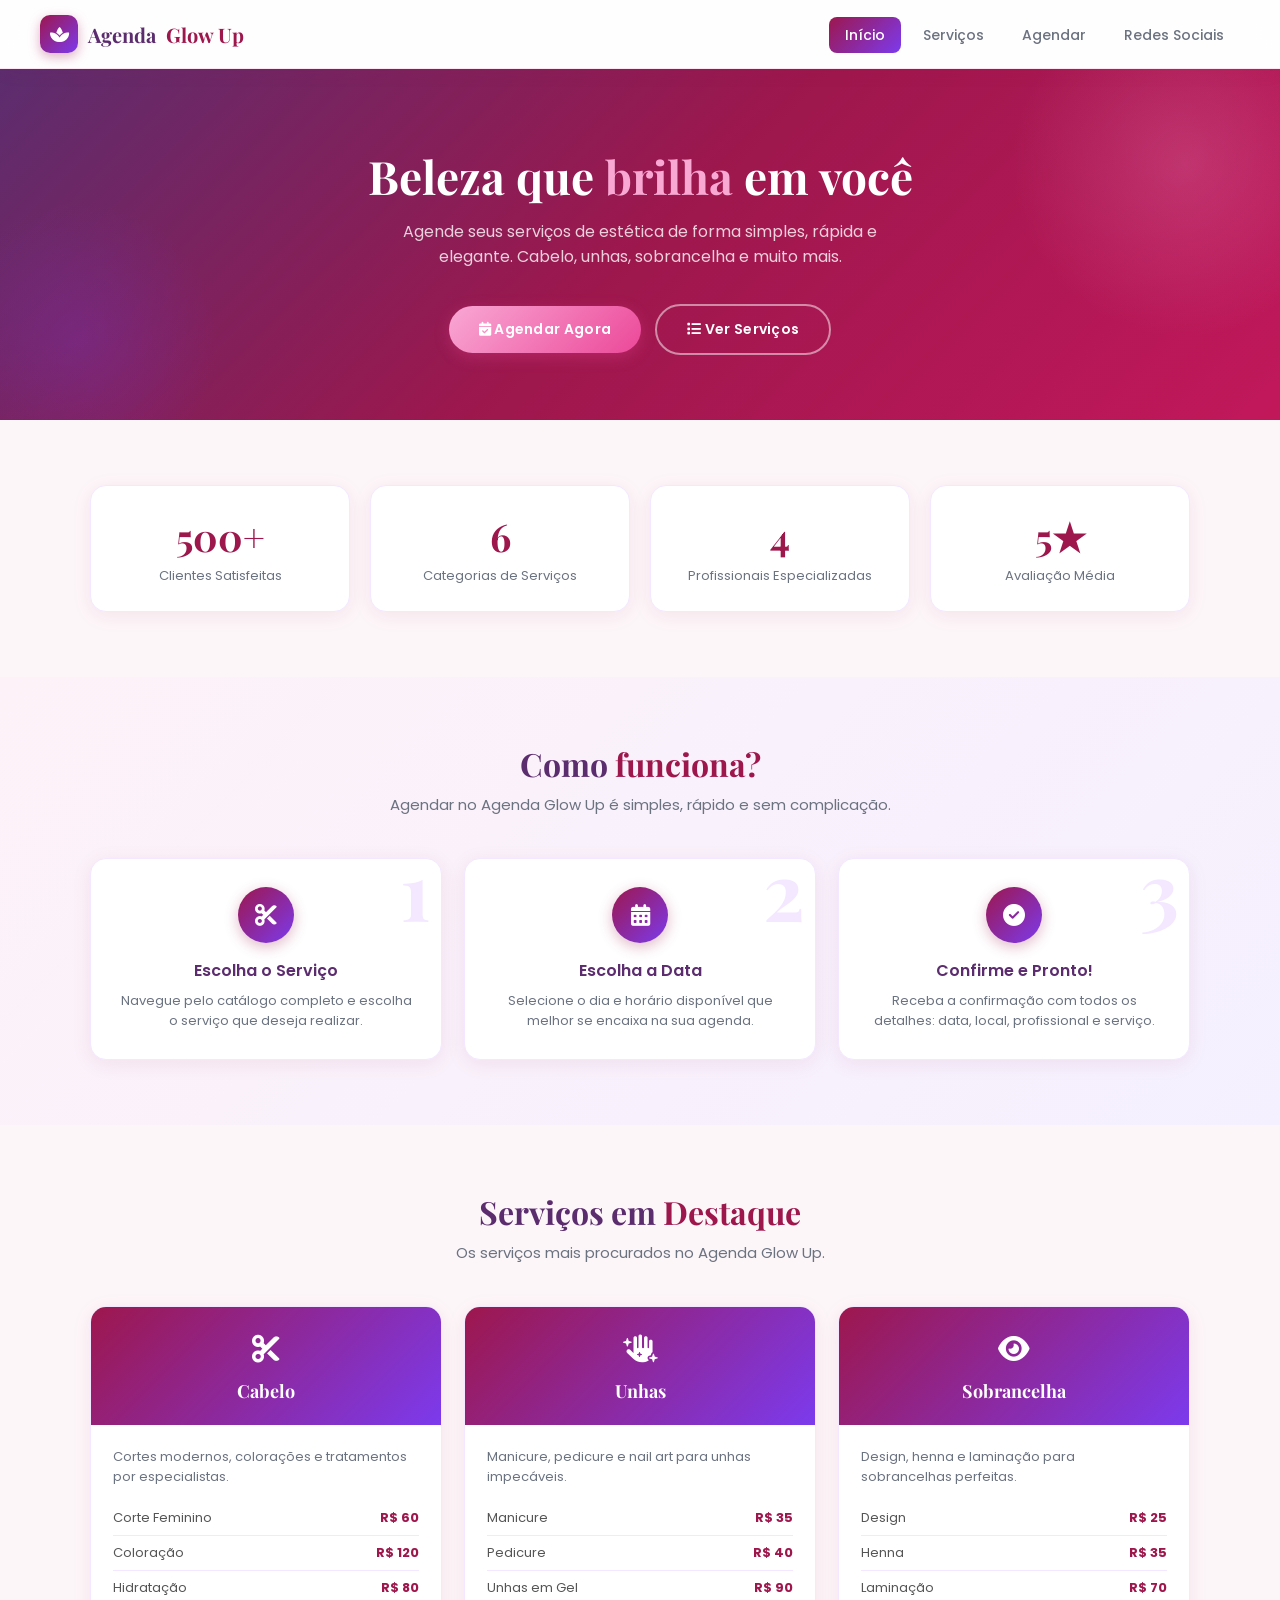
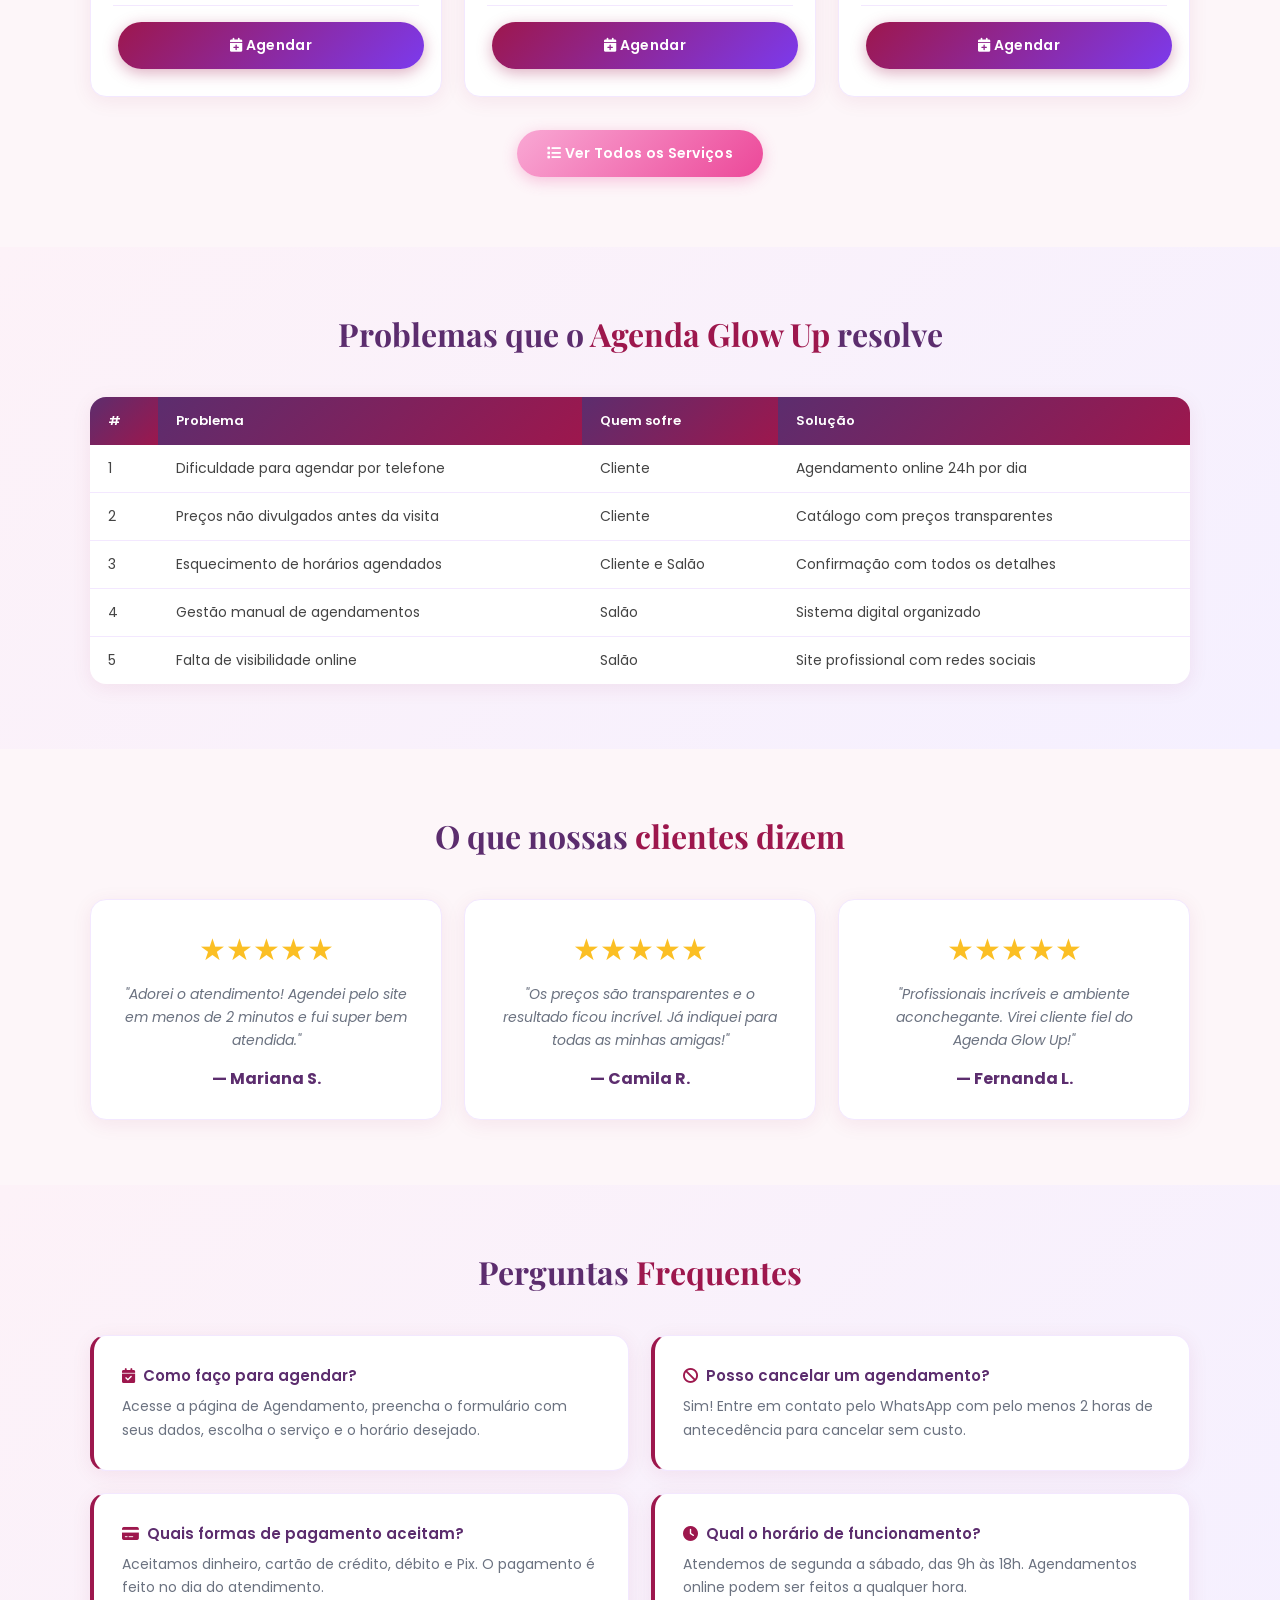
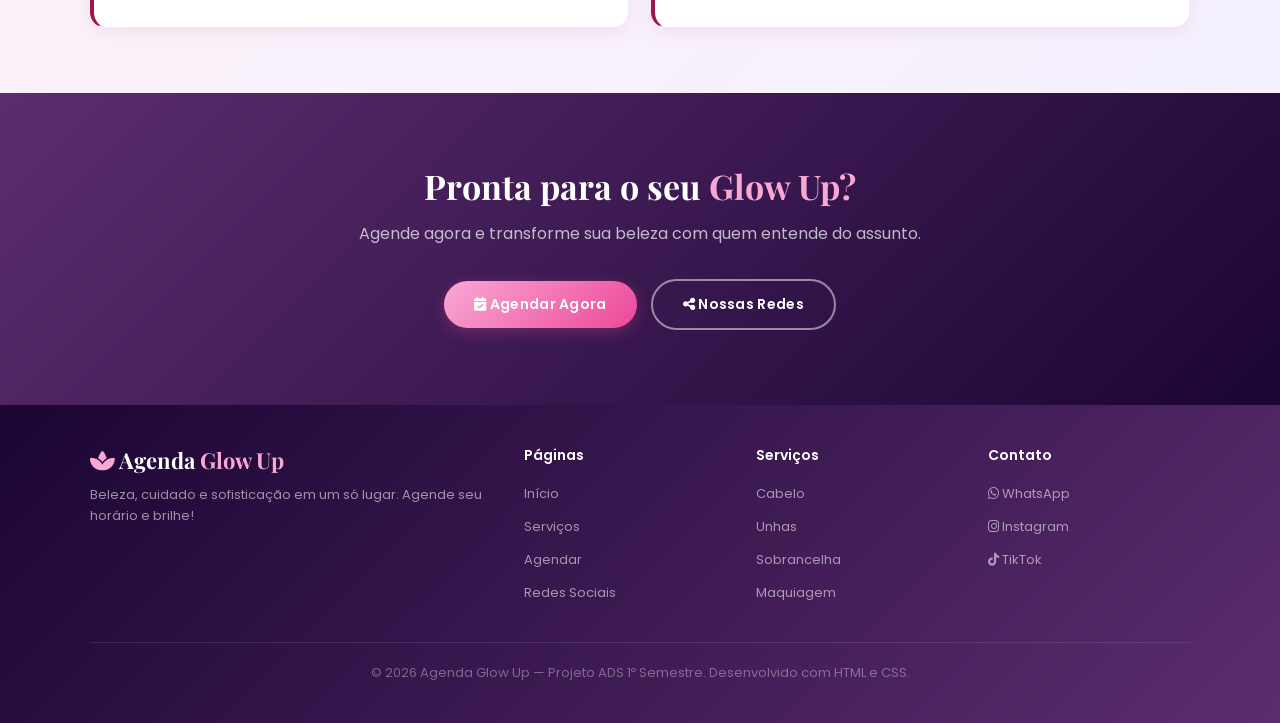
<file: index.html>
<!DOCTYPE html>
<html lang="pt-BR">
<head>
    <meta charset="UTF-8">
    <meta name="viewport" content="width=device-width, initial-scale=1.0">
    <title>Agenda Glow Up — Agendamento de Estética</title>
    <link rel="stylesheet" href="css/style.css">
    <link rel="stylesheet" href="https://cdnjs.cloudflare.com/ajax/libs/font-awesome/6.5.0/css/all.min.css">
</head>
<body>

    <!-- CABEÇALHO -->
    <header>
        <a href="index.html" class="logo">
            <div class="logo-icone"><i class="fa-solid fa-spa"></i></div>
            Agenda <span>Glow Up</span>
        </a>
        <nav>
            <ul>
                <li><a href="index.html" class="ativo">Início</a></li>
                <li><a href="servicos.html">Serviços</a></li>
                <li><a href="agendamento.html">Agendar</a></li>
                <li><a href="redes.html">Redes Sociais</a></li>
            </ul>
        </nav>
    </header>

    <!-- HERO -->
    <div class="hero">
        <h1>Beleza que <span>brilha</span> em você</h1>
        <p>Agende seus serviços de estética de forma simples, rápida e elegante. Cabelo, unhas, sobrancelha e muito mais.</p>
        <div class="hero-botoes">
            <a href="agendamento.html" class="btn btn-rosa"><i class="fa-solid fa-calendar-check"></i> Agendar Agora</a>
            <a href="servicos.html" class="btn btn-secundario"><i class="fa-solid fa-list"></i> Ver Serviços</a>
        </div>
    </div>

    <!-- ESTATÍSTICAS -->
    <section>
        <div class="container">
            <div class="stats-grid">
                <div class="stat-card">
                    <div class="stat-numero">500+</div>
                    <div class="stat-label">Clientes Satisfeitas</div>
                </div>
                <div class="stat-card">
                    <div class="stat-numero">6</div>
                    <div class="stat-label">Categorias de Serviços</div>
                </div>
                <div class="stat-card">
                    <div class="stat-numero">4</div>
                    <div class="stat-label">Profissionais Especializadas</div>
                </div>
                <div class="stat-card">
                    <div class="stat-numero">5★</div>
                    <div class="stat-label">Avaliação Média</div>
                </div>
            </div>
        </div>
    </section>

    <!-- COMO FUNCIONA -->
    <section class="secao-rosa">
        <div class="container">
            <div class="titulo-secao">
                <h2>Como <span>funciona?</span></h2>
                <p>Agendar no Agenda Glow Up é simples, rápido e sem complicação.</p>
            </div>
            <div class="grid-3">
                <div class="passo-card">
                    <div class="passo-numero">1</div>
                    <div class="passo-icone"><i class="fa-solid fa-scissors"></i></div>
                    <h3>Escolha o Serviço</h3>
                    <p>Navegue pelo catálogo completo e escolha o serviço que deseja realizar.</p>
                </div>
                <div class="passo-card">
                    <div class="passo-numero">2</div>
                    <div class="passo-icone"><i class="fa-solid fa-calendar-days"></i></div>
                    <h3>Escolha a Data</h3>
                    <p>Selecione o dia e horário disponível que melhor se encaixa na sua agenda.</p>
                </div>
                <div class="passo-card">
                    <div class="passo-numero">3</div>
                    <div class="passo-icone"><i class="fa-solid fa-circle-check"></i></div>
                    <h3>Confirme e Pronto!</h3>
                    <p>Receba a confirmação com todos os detalhes: data, local, profissional e serviço.</p>
                </div>
            </div>
        </div>
    </section>

    <!-- SERVIÇOS EM DESTAQUE -->
    <section>
        <div class="container">
            <div class="titulo-secao">
                <h2>Serviços em <span>Destaque</span></h2>
                <p>Os serviços mais procurados no Agenda Glow Up.</p>
            </div>
            <div class="grid-3">
                <div class="servico-card">
                    <div class="servico-topo">
                        <div class="servico-icone"><i class="fa-solid fa-scissors"></i></div>
                        <h3>Cabelo</h3>
                    </div>
                    <div class="servico-corpo">
                        <p>Cortes modernos, colorações e tratamentos por especialistas.</p>
                        <ul class="servico-lista">
                            <li><span>Corte Feminino</span><span class="servico-preco">R$ 60</span></li>
                            <li><span>Coloração</span><span class="servico-preco">R$ 120</span></li>
                            <li><span>Hidratação</span><span class="servico-preco">R$ 80</span></li>
                        </ul>
                        <a href="agendamento.html" class="btn btn-primario" style="width:100%; text-align:center; display:block;"><i class="fa-solid fa-calendar-plus"></i> Agendar</a>
                    </div>
                </div>

                <div class="servico-card">
                    <div class="servico-topo">
                        <div class="servico-icone"><i class="fa-solid fa-hand-sparkles"></i></div>
                        <h3>Unhas</h3>
                    </div>
                    <div class="servico-corpo">
                        <p>Manicure, pedicure e nail art para unhas impecáveis.</p>
                        <ul class="servico-lista">
                            <li><span>Manicure</span><span class="servico-preco">R$ 35</span></li>
                            <li><span>Pedicure</span><span class="servico-preco">R$ 40</span></li>
                            <li><span>Unhas em Gel</span><span class="servico-preco">R$ 90</span></li>
                        </ul>
                        <a href="agendamento.html" class="btn btn-primario" style="width:100%; text-align:center; display:block;"><i class="fa-solid fa-calendar-plus"></i> Agendar</a>
                    </div>
                </div>

                <div class="servico-card">
                    <div class="servico-topo">
                        <div class="servico-icone"><i class="fa-solid fa-eye"></i></div>
                        <h3>Sobrancelha</h3>
                    </div>
                    <div class="servico-corpo">
                        <p>Design, henna e laminação para sobrancelhas perfeitas.</p>
                        <ul class="servico-lista">
                            <li><span>Design</span><span class="servico-preco">R$ 25</span></li>
                            <li><span>Henna</span><span class="servico-preco">R$ 35</span></li>
                            <li><span>Laminação</span><span class="servico-preco">R$ 70</span></li>
                        </ul>
                        <a href="agendamento.html" class="btn btn-primario" style="width:100%; text-align:center; display:block;"><i class="fa-solid fa-calendar-plus"></i> Agendar</a>
                    </div>
                </div>
            </div>
            <div style="text-align:center; margin-top:28px;">
                <a href="servicos.html" class="btn btn-rosa"><i class="fa-solid fa-list"></i> Ver Todos os Serviços</a>
            </div>
        </div>
    </section>

    <!-- PROBLEMAS E SOLUÇÕES -->
    <section class="secao-rosa">
        <div class="container">
            <div class="titulo-secao">
                <h2>Problemas que o <span>Agenda Glow Up</span> resolve</h2>
            </div>
            <table class="tabela-comparativa">
                <thead>
                    <tr>
                        <th>#</th>
                        <th>Problema</th>
                        <th>Quem sofre</th>
                        <th>Solução</th>
                    </tr>
                </thead>
                <tbody>
                    <tr><td>1</td><td>Dificuldade para agendar por telefone</td><td>Cliente</td><td>Agendamento online 24h por dia</td></tr>
                    <tr><td>2</td><td>Preços não divulgados antes da visita</td><td>Cliente</td><td>Catálogo com preços transparentes</td></tr>
                    <tr><td>3</td><td>Esquecimento de horários agendados</td><td>Cliente e Salão</td><td>Confirmação com todos os detalhes</td></tr>
                    <tr><td>4</td><td>Gestão manual de agendamentos</td><td>Salão</td><td>Sistema digital organizado</td></tr>
                    <tr><td>5</td><td>Falta de visibilidade online</td><td>Salão</td><td>Site profissional com redes sociais</td></tr>
                </tbody>
            </table>
        </div>
    </section>

    <!-- DEPOIMENTOS -->
    <section>
        <div class="container">
            <div class="titulo-secao">
                <h2>O que nossas <span>clientes dizem</span></h2>
            </div>
            <div class="grid-3">
                <div class="card" style="text-align:center;">
                    <div style="font-size:30px; margin-bottom:10px; color:#fbbf24;">★★★★★</div>
                    <p style="font-style:italic; margin-bottom:14px;">"Adorei o atendimento! Agendei pelo site em menos de 2 minutos e fui super bem atendida."</p>
                    <strong style="color:var(--cor-secundaria);">— Mariana S.</strong>
                </div>
                <div class="card" style="text-align:center;">
                    <div style="font-size:30px; margin-bottom:10px; color:#fbbf24;">★★★★★</div>
                    <p style="font-style:italic; margin-bottom:14px;">"Os preços são transparentes e o resultado ficou incrível. Já indiquei para todas as minhas amigas!"</p>
                    <strong style="color:var(--cor-secundaria);">— Camila R.</strong>
                </div>
                <div class="card" style="text-align:center;">
                    <div style="font-size:30px; margin-bottom:10px; color:#fbbf24;">★★★★★</div>
                    <p style="font-style:italic; margin-bottom:14px;">"Profissionais incríveis e ambiente aconchegante. Virei cliente fiel do Agenda Glow Up!"</p>
                    <strong style="color:var(--cor-secundaria);">— Fernanda L.</strong>
                </div>
            </div>
        </div>
    </section>

    <!-- FAQ -->
    <section class="secao-rosa">
        <div class="container">
            <div class="titulo-secao">
                <h2>Perguntas <span>Frequentes</span></h2>
            </div>
            <div class="grid-2">
                <div class="card faq-card">
                    <h3><i class="fa-solid fa-calendar-check" style="color:var(--cor-primaria); margin-right:8px;"></i>Como faço para agendar?</h3>
                    <p>Acesse a página de Agendamento, preencha o formulário com seus dados, escolha o serviço e o horário desejado.</p>
                </div>
                <div class="card faq-card">
                    <h3><i class="fa-solid fa-ban" style="color:var(--cor-primaria); margin-right:8px;"></i>Posso cancelar um agendamento?</h3>
                    <p>Sim! Entre em contato pelo WhatsApp com pelo menos 2 horas de antecedência para cancelar sem custo.</p>
                </div>
                <div class="card faq-card">
                    <h3><i class="fa-solid fa-credit-card" style="color:var(--cor-primaria); margin-right:8px;"></i>Quais formas de pagamento aceitam?</h3>
                    <p>Aceitamos dinheiro, cartão de crédito, débito e Pix. O pagamento é feito no dia do atendimento.</p>
                </div>
                <div class="card faq-card">
                    <h3><i class="fa-solid fa-clock" style="color:var(--cor-primaria); margin-right:8px;"></i>Qual o horário de funcionamento?</h3>
                    <p>Atendemos de segunda a sábado, das 9h às 18h. Agendamentos online podem ser feitos a qualquer hora.</p>
                </div>
            </div>
        </div>
    </section>

    <!-- CTA FINAL -->
    <div class="cta-final">
        <h2>Pronta para o seu <span>Glow Up?</span></h2>
        <p>Agende agora e transforme sua beleza com quem entende do assunto.</p>
        <a href="agendamento.html" class="btn btn-rosa"><i class="fa-solid fa-calendar-check"></i> Agendar Agora</a>
        <a href="redes.html" class="btn btn-secundario"><i class="fa-solid fa-share-nodes"></i> Nossas Redes</a>
    </div>

    <!-- RODAPÉ -->
    <footer>
        <div class="footer-grid">
            <div>
                <div class="footer-logo"><i class="fa-solid fa-spa" style="color:var(--cor-rosa);"></i> Agenda <span>Glow Up</span></div>
                <p class="footer-desc">Beleza, cuidado e sofisticação em um só lugar. Agende seu horário e brilhe!</p>
            </div>
            <div class="footer-col">
                <h4>Páginas</h4>
                <ul>
                    <li><a href="index.html">Início</a></li>
                    <li><a href="servicos.html">Serviços</a></li>
                    <li><a href="agendamento.html">Agendar</a></li>
                    <li><a href="redes.html">Redes Sociais</a></li>
                </ul>
            </div>
            <div class="footer-col">
                <h4>Serviços</h4>
                <ul>
                    <li><a href="servicos.html">Cabelo</a></li>
                    <li><a href="servicos.html">Unhas</a></li>
                    <li><a href="servicos.html">Sobrancelha</a></li>
                    <li><a href="servicos.html">Maquiagem</a></li>
                </ul>
            </div>
            <div class="footer-col">
                <h4>Contato</h4>
                <ul>
                    <li><a href="redes.html"><i class="fa-brands fa-whatsapp"></i> WhatsApp</a></li>
                    <li><a href="redes.html"><i class="fa-brands fa-instagram"></i> Instagram</a></li>
                    <li><a href="redes.html"><i class="fa-brands fa-tiktok"></i> TikTok</a></li>
                </ul>
            </div>
        </div>
        <p class="footer-copy">© 2026 Agenda Glow Up — Projeto ADS 1º Semestre. Desenvolvido com HTML e CSS.</p>
    </footer>

</body>
</html>
</file>
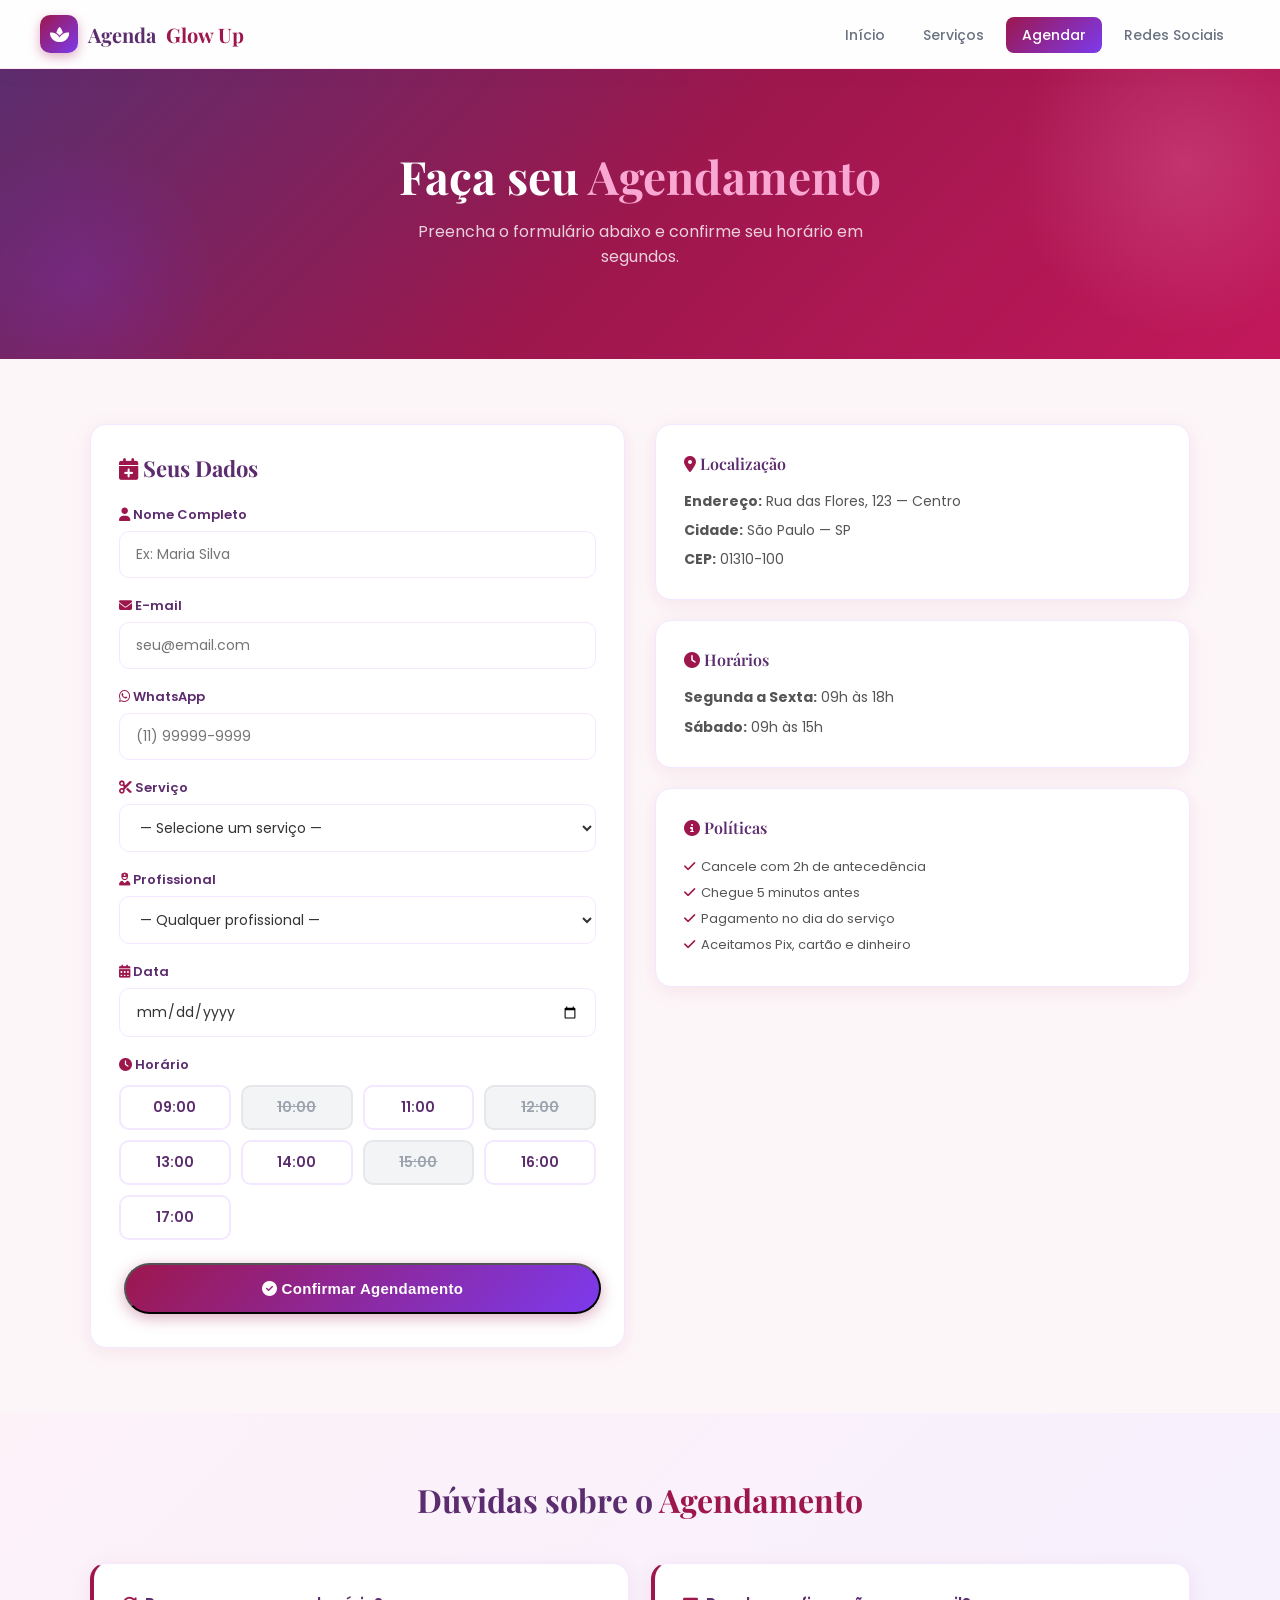
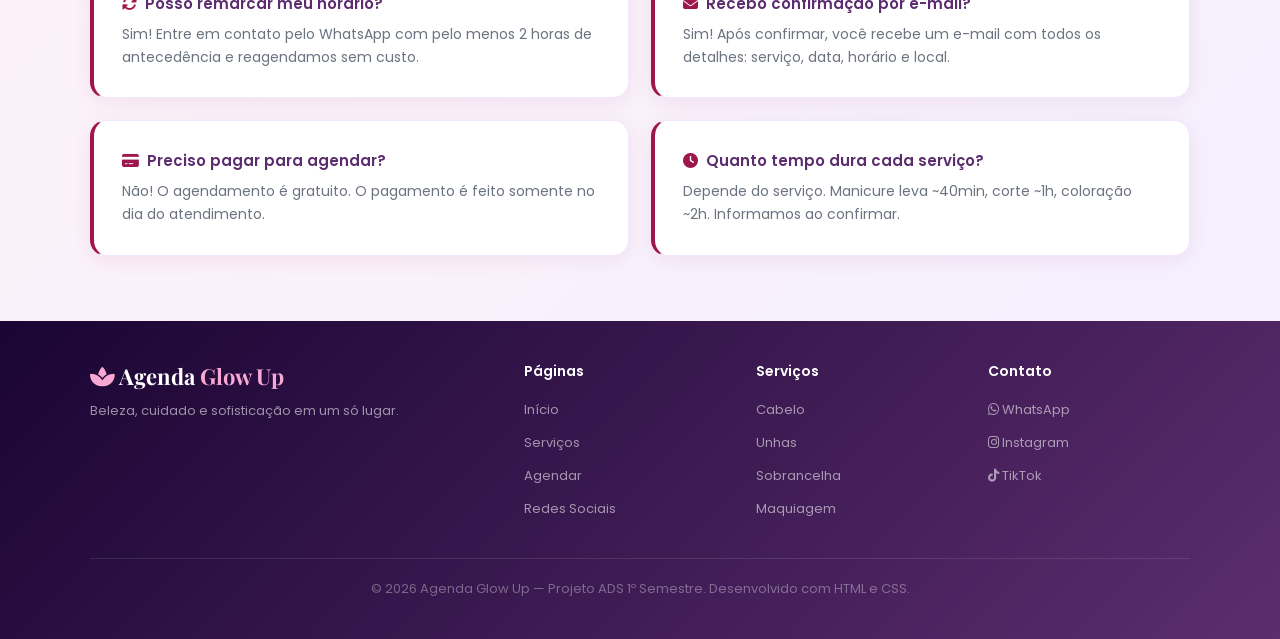
<file: agendamento.html>
<!DOCTYPE html>
<html lang="pt-BR">
<head>
    <meta charset="UTF-8">
    <meta name="viewport" content="width=device-width, initial-scale=1.0">
    <title>Agendamento — Agenda Glow Up</title>
    <link rel="stylesheet" href="css/style.css">
    <link rel="stylesheet" href="https://cdnjs.cloudflare.com/ajax/libs/font-awesome/6.5.0/css/all.min.css">
    <style>
        .horarios-grid {
            display: grid;
            grid-template-columns: repeat(4, 1fr);
            gap: 10px;
            margin-top: 10px;
        }

        .horario-btn {
            padding: 10px;
            border: 2px solid var(--cor-borda);
            border-radius: 10px;
            text-align: center;
            font-size: 14px;
            font-weight: 600;
            cursor: pointer;
            background: #fff;
            color: var(--cor-secundaria);
            transition: all 0.2s;
        }

        .horario-btn:hover {
            border-color: var(--cor-primaria);
            background: #fdf2f8;
        }

        .horario-btn.selecionado {
            background: linear-gradient(135deg, var(--cor-primaria), #7c3aed);
            color: #fff;
            border-color: transparent;
        }

        .horario-btn.ocupado {
            background: #f3f4f6;
            color: #9ca3af;
            cursor: not-allowed;
            text-decoration: line-through;
            border-color: #e5e7eb;
        }

        .confirmacao {
            display: none;
            background: linear-gradient(135deg, #fdf2f8, #f5f0ff);
            border: 2px solid var(--cor-rosa);
            border-radius: 20px;
            padding: 40px;
            text-align: center;
            margin-top: 30px;
        }

        .confirmacao.visivel {
            display: block;
        }

        .confirmacao-icone {
            font-size: 60px;
            color: var(--cor-primaria);
            margin-bottom: 16px;
        }

        .confirmacao h2 {
            font-family: 'Playfair Display', serif;
            color: var(--cor-secundaria);
            font-size: 26px;
            margin-bottom: 10px;
        }

        .confirmacao-detalhes {
            background: #fff;
            border-radius: 14px;
            padding: 24px;
            margin: 20px auto;
            max-width: 480px;
            text-align: left;
            box-shadow: 0 4px 20px rgba(157,23,77,0.08);
        }

        .detalhe-linha {
            display: flex;
            align-items: center;
            gap: 12px;
            padding: 10px 0;
            border-bottom: 1px solid var(--cor-borda);
            font-size: 14px;
        }

        .detalhe-linha:last-child {
            border-bottom: none;
        }

        .detalhe-linha i {
            color: var(--cor-primaria);
            width: 20px;
            text-align: center;
        }

        .detalhe-linha strong {
            color: var(--cor-secundaria);
            min-width: 100px;
        }

        .email-simulado {
            background: #fff;
            border: 1px solid var(--cor-borda);
            border-radius: 14px;
            padding: 24px;
            margin: 20px auto;
            max-width: 480px;
            text-align: left;
            font-size: 13px;
        }

        .email-header {
            border-bottom: 1px solid var(--cor-borda);
            padding-bottom: 12px;
            margin-bottom: 14px;
        }

        .email-header p {
            color: #666;
            margin: 3px 0;
        }

        .email-header strong {
            color: var(--cor-secundaria);
        }

        @media (max-width: 600px) {
            .horarios-grid {
                grid-template-columns: repeat(3, 1fr);
            }
        }
    </style>
</head>
<body>

    <!-- CABEÇALHO -->
    <header>
        <a href="index.html" class="logo">
            <div class="logo-icone"><i class="fa-solid fa-spa"></i></div>
            Agenda <span>Glow Up</span>
        </a>
        <nav>
            <ul>
                <li><a href="index.html">Início</a></li>
                <li><a href="servicos.html">Serviços</a></li>
                <li><a href="agendamento.html" class="ativo">Agendar</a></li>
                <li><a href="redes.html">Redes Sociais</a></li>
            </ul>
        </nav>
    </header>

    <!-- HERO -->
    <div class="hero">
        <h1>Faça seu <span>Agendamento</span></h1>
        <p>Preencha o formulário abaixo e confirme seu horário em segundos.</p>
    </div>

    <!-- FORMULÁRIO -->
    <section>
        <div class="container">
            <div style="display:grid; grid-template-columns:1fr 1fr; gap:30px; align-items:start;">

                <!-- FORMULÁRIO -->
                <div class="card" id="form-area">
                    <h2 style="font-family:'Playfair Display',serif; color:var(--cor-secundaria); margin-bottom:22px; font-size:22px;">
                        <i class="fa-solid fa-calendar-plus" style="color:var(--cor-primaria);"></i> Seus Dados
                    </h2>

                    <div class="form-grupo">
                        <label><i class="fa-solid fa-user" style="color:var(--cor-primaria);"></i> Nome Completo</label>
                        <input type="text" id="nome" placeholder="Ex: Maria Silva">
                    </div>

                    <div class="form-grupo">
                        <label><i class="fa-solid fa-envelope" style="color:var(--cor-primaria);"></i> E-mail</label>
                        <input type="email" id="email" placeholder="seu@email.com">
                    </div>

                    <div class="form-grupo">
                        <label><i class="fa-brands fa-whatsapp" style="color:var(--cor-primaria);"></i> WhatsApp</label>
                        <input type="tel" id="telefone" placeholder="(11) 99999-9999">
                    </div>

                    <div class="form-grupo">
                        <label><i class="fa-solid fa-scissors" style="color:var(--cor-primaria);"></i> Serviço</label>
                        <select id="servico">
                            <option value="">— Selecione um serviço —</option>
                            <optgroup label="Cabelo">
                                <option>Corte Feminino — R$ 60</option>
                                <option>Coloração Completa — R$ 120</option>
                                <option>Hidratação Profunda — R$ 80</option>
                                <option>Escova Progressiva — R$ 50</option>
                            </optgroup>
                            <optgroup label="Unhas">
                                <option>Manicure Completa — R$ 35</option>
                                <option>Pedicure Completa — R$ 40</option>
                                <option>Unhas em Gel — R$ 90</option>
                                <option>Nail Art — R$ 60</option>
                            </optgroup>
                            <optgroup label="Sobrancelha">
                                <option>Design de Sobrancelha — R$ 25</option>
                                <option>Henna — R$ 35</option>
                                <option>Laminação — R$ 70</option>
                            </optgroup>
                            <optgroup label="Maquiagem">
                                <option>Maquiagem Social — R$ 100</option>
                                <option>Maquiagem para Festa — R$ 120</option>
                            </optgroup>
                            <optgroup label="Estética Facial">
                                <option>Limpeza de Pele — R$ 90</option>
                                <option>Hidratação Facial — R$ 80</option>
                            </optgroup>
                        </select>
                    </div>

                    <div class="form-grupo">
                        <label><i class="fa-solid fa-user-nurse" style="color:var(--cor-primaria);"></i> Profissional</label>
                        <select id="profissional">
                            <option value="">— Qualquer profissional —</option>
                            <option>Ana Paula — Cabelo e Coloração</option>
                            <option>Beatriz — Unhas e Nail Art</option>
                            <option>Carla — Sobrancelha e Estética</option>
                            <option>Daniela — Maquiagem e Depilação</option>
                        </select>
                    </div>

                    <div class="form-grupo">
                        <label><i class="fa-solid fa-calendar-days" style="color:var(--cor-primaria);"></i> Data</label>
                        <input type="date" id="data">
                    </div>

                    <div class="form-grupo">
                        <label><i class="fa-solid fa-clock" style="color:var(--cor-primaria);"></i> Horário</label>
                        <div class="horarios-grid">
                            <div class="horario-btn" onclick="selecionarHorario(this, '09:00')">09:00</div>
                            <div class="horario-btn ocupado">10:00</div>
                            <div class="horario-btn" onclick="selecionarHorario(this, '11:00')">11:00</div>
                            <div class="horario-btn ocupado">12:00</div>
                            <div class="horario-btn" onclick="selecionarHorario(this, '13:00')">13:00</div>
                            <div class="horario-btn" onclick="selecionarHorario(this, '14:00')">14:00</div>
                            <div class="horario-btn ocupado">15:00</div>
                            <div class="horario-btn" onclick="selecionarHorario(this, '16:00')">16:00</div>
                            <div class="horario-btn" onclick="selecionarHorario(this, '17:00')">17:00</div>
                        </div>
                        <input type="hidden" id="horario-selecionado">
                    </div>

                    <button onclick="confirmarAgendamento()" class="btn btn-primario" style="width:100%; font-size:15px; padding:15px;">
                        <i class="fa-solid fa-circle-check"></i> Confirmar Agendamento
                    </button>
                </div>

                <!-- INFORMAÇÕES DO SALÃO -->
                <div>
                    <div class="card" style="margin-bottom:20px;">
                        <h3 style="color:var(--cor-secundaria); margin-bottom:16px; font-family:'Playfair Display',serif;">
                            <i class="fa-solid fa-location-dot" style="color:var(--cor-primaria);"></i> Localização
                        </h3>
                        <p style="font-size:14px; color:#555; margin-bottom:6px;"><strong>Endereço:</strong> Rua das Flores, 123 — Centro</p>
                        <p style="font-size:14px; color:#555; margin-bottom:6px;"><strong>Cidade:</strong> São Paulo — SP</p>
                        <p style="font-size:14px; color:#555;"><strong>CEP:</strong> 01310-100</p>
                    </div>

                    <div class="card" style="margin-bottom:20px;">
                        <h3 style="color:var(--cor-secundaria); margin-bottom:16px; font-family:'Playfair Display',serif;">
                            <i class="fa-solid fa-clock" style="color:var(--cor-primaria);"></i> Horários
                        </h3>
                        <p style="font-size:14px; color:#555; margin-bottom:6px;"><strong>Segunda a Sexta:</strong> 09h às 18h</p>
                        <p style="font-size:14px; color:#555;"><strong>Sábado:</strong> 09h às 15h</p>
                    </div>

                    <div class="card">
                        <h3 style="color:var(--cor-secundaria); margin-bottom:16px; font-family:'Playfair Display',serif;">
                            <i class="fa-solid fa-circle-info" style="color:var(--cor-primaria);"></i> Políticas
                        </h3>
                        <ul style="list-style:none; font-size:13px; color:#555; line-height:2;">
                            <li><i class="fa-solid fa-check" style="color:var(--cor-primaria); margin-right:6px;"></i>Cancele com 2h de antecedência</li>
                            <li><i class="fa-solid fa-check" style="color:var(--cor-primaria); margin-right:6px;"></i>Chegue 5 minutos antes</li>
                            <li><i class="fa-solid fa-check" style="color:var(--cor-primaria); margin-right:6px;"></i>Pagamento no dia do serviço</li>
                            <li><i class="fa-solid fa-check" style="color:var(--cor-primaria); margin-right:6px;"></i>Aceitamos Pix, cartão e dinheiro</li>
                        </ul>
                    </div>
                </div>
            </div>

            <!-- CONFIRMAÇÃO -->
            <div class="confirmacao" id="confirmacao">
                <div class="confirmacao-icone"><i class="fa-solid fa-circle-check"></i></div>
                <h2>Agendamento Confirmado! 🎉</h2>
                <p style="color:var(--cor-texto-suave); margin-bottom:20px;">Seu horário foi reservado com sucesso. Veja os detalhes abaixo:</p>

                <div class="confirmacao-detalhes">
                    <div class="detalhe-linha">
                        <i class="fa-solid fa-user"></i>
                        <strong>Cliente:</strong>
                        <span id="conf-nome">—</span>
                    </div>
                    <div class="detalhe-linha">
                        <i class="fa-solid fa-scissors"></i>
                        <strong>Serviço:</strong>
                        <span id="conf-servico">—</span>
                    </div>
                    <div class="detalhe-linha">
                        <i class="fa-solid fa-user-nurse"></i>
                        <strong>Profissional:</strong>
                        <span id="conf-profissional">—</span>
                    </div>
                    <div class="detalhe-linha">
                        <i class="fa-solid fa-calendar-days"></i>
                        <strong>Data:</strong>
                        <span id="conf-data">—</span>
                    </div>
                    <div class="detalhe-linha">
                        <i class="fa-solid fa-clock"></i>
                        <strong>Horário:</strong>
                        <span id="conf-horario">—</span>
                    </div>
                    <div class="detalhe-linha">
                        <i class="fa-solid fa-location-dot"></i>
                        <strong>Local:</strong>
                        <span>Rua das Flores, 123 — Centro, São Paulo</span>
                    </div>
                </div>

                <p style="font-size:13px; color:var(--cor-texto-suave); margin-bottom:16px;">
                    <i class="fa-solid fa-envelope" style="color:var(--cor-primaria);"></i>
                    Um e-mail de confirmação foi enviado para <strong id="conf-email">—</strong>
                </p>

                <div class="email-simulado">
                    <div class="email-header">
                        <p><strong>De:</strong> contato@agendaglowup.com.br</p>
                        <p><strong>Para:</strong> <span id="email-para">—</span></p>
                        <p><strong>Assunto:</strong> ✅ Confirmação de Agendamento — Agenda Glow Up</p>
                    </div>
                    <p>Olá, <strong id="email-nome">—</strong>! 💕</p>
                    <br>
                    <p>Seu agendamento foi confirmado com sucesso!</p>
                    <br>
                    <p>📋 <strong>Serviço:</strong> <span id="email-servico">—</span></p>
                    <p>📅 <strong>Data:</strong> <span id="email-data">—</span></p>
                    <p>⏰ <strong>Horário:</strong> <span id="email-horario">—</span></p>
                    <p>📍 <strong>Local:</strong> Rua das Flores, 123 — Centro, São Paulo</p>
                    <br>
                    <p>Lembre-se de chegar 5 minutos antes. Em caso de imprevisto, cancele com 2h de antecedência pelo WhatsApp.</p>
                    <br>
                    <p>Até lá! ✨<br><strong>Equipe Agenda Glow Up</strong></p>
                </div>

                <a href="index.html" class="btn btn-primario" style="margin-top:20px;">
                    <i class="fa-solid fa-house"></i> Voltar ao Início
                </a>
                <a href="redes.html" class="btn btn-rosa" style="margin-top:20px;">
                    <i class="fa-solid fa-share-nodes"></i> Nossas Redes
                </a>
            </div>
        </div>
    </section>

    <!-- FAQ -->
    <section class="secao-rosa">
        <div class="container">
            <div class="titulo-secao">
                <h2>Dúvidas sobre o <span>Agendamento</span></h2>
            </div>
            <div class="grid-2">
                <div class="card faq-card">
                    <h3><i class="fa-solid fa-rotate" style="color:var(--cor-primaria); margin-right:8px;"></i>Posso remarcar meu horário?</h3>
                    <p>Sim! Entre em contato pelo WhatsApp com pelo menos 2 horas de antecedência e reagendamos sem custo.</p>
                </div>
                <div class="card faq-card">
                    <h3><i class="fa-solid fa-envelope" style="color:var(--cor-primaria); margin-right:8px;"></i>Recebo confirmação por e-mail?</h3>
                    <p>Sim! Após confirmar, você recebe um e-mail com todos os detalhes: serviço, data, horário e local.</p>
                </div>
                <div class="card faq-card">
                    <h3><i class="fa-solid fa-credit-card" style="color:var(--cor-primaria); margin-right:8px;"></i>Preciso pagar para agendar?</h3>
                    <p>Não! O agendamento é gratuito. O pagamento é feito somente no dia do atendimento.</p>
                </div>
                <div class="card faq-card">
                    <h3><i class="fa-solid fa-clock" style="color:var(--cor-primaria); margin-right:8px;"></i>Quanto tempo dura cada serviço?</h3>
                    <p>Depende do serviço. Manicure leva ~40min, corte ~1h, coloração ~2h. Informamos ao confirmar.</p>
                </div>
            </div>
        </div>
    </section>

    <!-- RODAPÉ -->
    <footer>
        <div class="footer-grid">
            <div>
                <div class="footer-logo"><i class="fa-solid fa-spa" style="color:var(--cor-rosa);"></i> Agenda <span>Glow Up</span></div>
                <p class="footer-desc">Beleza, cuidado e sofisticação em um só lugar.</p>
            </div>
            <div class="footer-col">
                <h4>Páginas</h4>
                <ul>
                    <li><a href="index.html">Início</a></li>
                    <li><a href="servicos.html">Serviços</a></li>
                    <li><a href="agendamento.html">Agendar</a></li>
                    <li><a href="redes.html">Redes Sociais</a></li>
                </ul>
            </div>
            <div class="footer-col">
                <h4>Serviços</h4>
                <ul>
                    <li><a href="servicos.html">Cabelo</a></li>
                    <li><a href="servicos.html">Unhas</a></li>
                    <li><a href="servicos.html">Sobrancelha</a></li>
                    <li><a href="servicos.html">Maquiagem</a></li>
                </ul>
            </div>
            <div class="footer-col">
                <h4>Contato</h4>
                <ul>
                    <li><a href="redes.html"><i class="fa-brands fa-whatsapp"></i> WhatsApp</a></li>
                    <li><a href="redes.html"><i class="fa-brands fa-instagram"></i> Instagram</a></li>
                    <li><a href="redes.html"><i class="fa-brands fa-tiktok"></i> TikTok</a></li>
                </ul>
            </div>
        </div>
        <p class="footer-copy">© 2026 Agenda Glow Up — Projeto ADS 1º Semestre. Desenvolvido com HTML e CSS.</p>
    </footer>

    <script>
        var horarioEscolhido = '';

        function selecionarHorario(el, hora) {
            document.querySelectorAll('.horario-btn:not(.ocupado)').forEach(function(b) {
                b.classList.remove('selecionado');
            });
            el.classList.add('selecionado');
            horarioEscolhido = hora;
            document.getElementById('horario-selecionado').value = hora;
        }

        function confirmarAgendamento() {
            var nome = document.getElementById('nome').value.trim();
            var email = document.getElementById('email').value.trim();
            var servico = document.getElementById('servico').value;
            var profissional = document.getElementById('profissional').value || 'Qualquer profissional disponível';
            var data = document.getElementById('data').value;

            if (!nome || !email || !servico || !data || !horarioEscolhido) {
                alert('Por favor, preencha todos os campos e selecione um horário!');
                return;
            }

            // Formatar data
            var partes = data.split('-');
            var dataFormatada = partes[2] + '/' + partes[1] + '/' + partes[0];

            // Preencher confirmação
            document.getElementById('conf-nome').textContent = nome;
            document.getElementById('conf-servico').textContent = servico;
            document.getElementById('conf-profissional').textContent = profissional;
            document.getElementById('conf-data').textContent = dataFormatada;
            document.getElementById('conf-horario').textContent = horarioEscolhido;
            document.getElementById('conf-email').textContent = email;

            // Preencher e-mail simulado
            document.getElementById('email-para').textContent = email;
            document.getElementById('email-nome').textContent = nome;
            document.getElementById('email-servico').textContent = servico;
            document.getElementById('email-data').textContent = dataFormatada;
            document.getElementById('email-horario').textContent = horarioEscolhido;

            // Mostrar confirmação
            document.getElementById('form-area').style.display = 'none';
            var conf = document.getElementById('confirmacao');
            conf.classList.add('visivel');
            conf.scrollIntoView({ behavior: 'smooth' });
        }
    </script>

</body>
</html>
</file>
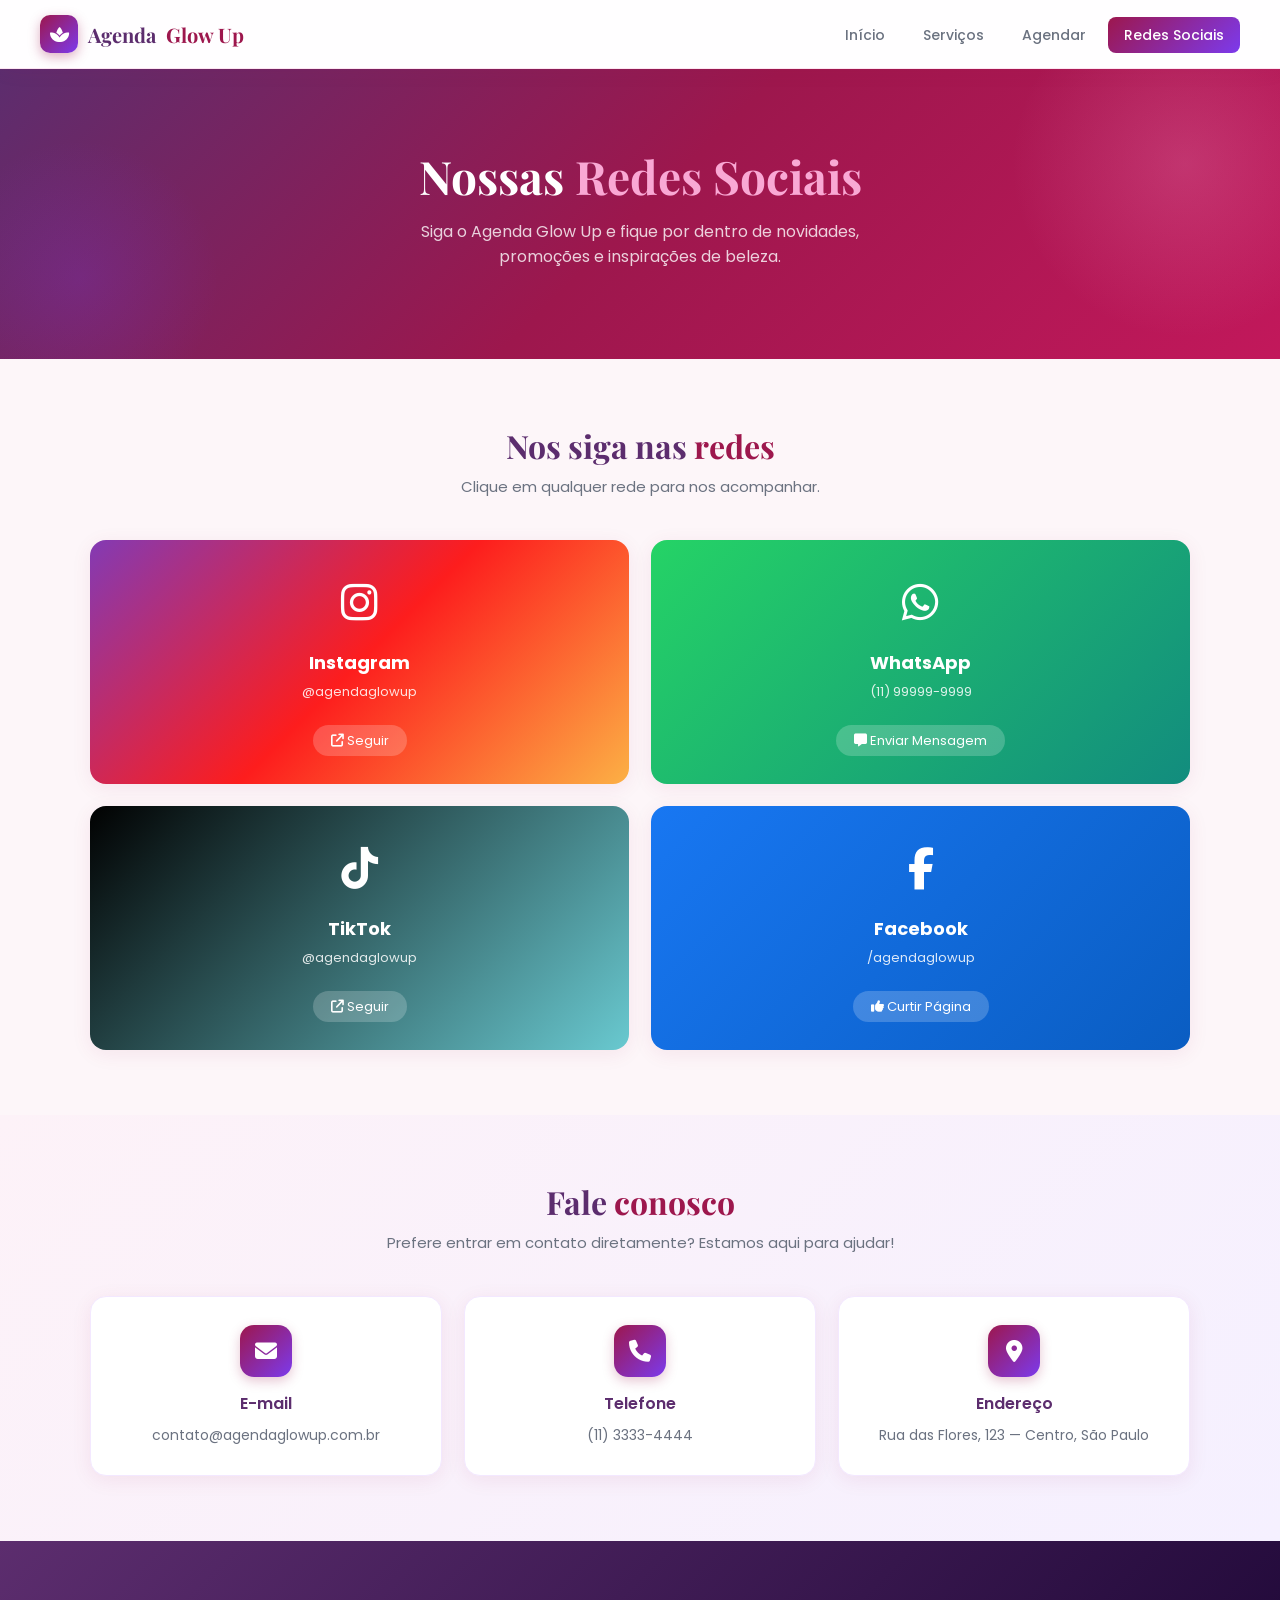
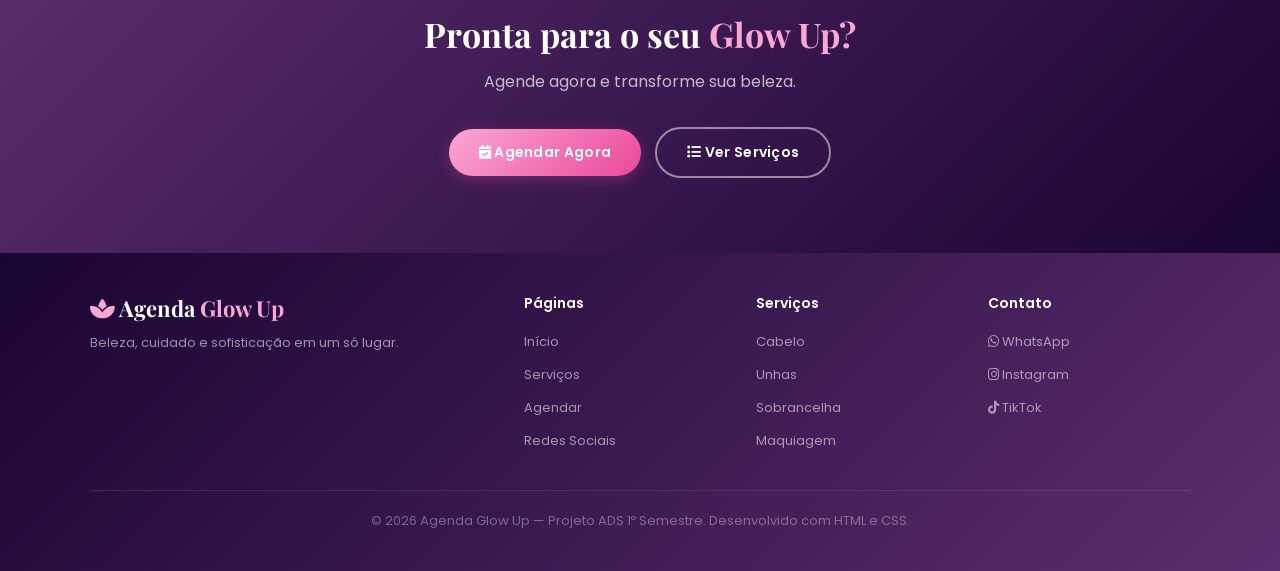
<file: redes.html>
<!DOCTYPE html>
<html lang="pt-BR">
<head>
    <meta charset="UTF-8">
    <meta name="viewport" content="width=device-width, initial-scale=1.0">
    <title>Redes Sociais — Agenda Glow Up</title>
    <link rel="stylesheet" href="css/style.css">
    <link rel="stylesheet" href="https://cdnjs.cloudflare.com/ajax/libs/font-awesome/6.5.0/css/all.min.css">
</head>
<body>

    <!-- CABEÇALHO -->
    <header>
        <a href="index.html" class="logo">
            <div class="logo-icone"><i class="fa-solid fa-spa"></i></div>
            Agenda <span>Glow Up</span>
        </a>
        <nav>
            <ul>
                <li><a href="index.html">Início</a></li>
                <li><a href="servicos.html">Serviços</a></li>
                <li><a href="agendamento.html">Agendar</a></li>
                <li><a href="redes.html" class="ativo">Redes Sociais</a></li>
            </ul>
        </nav>
    </header>

    <!-- HERO -->
    <div class="hero">
        <h1>Nossas <span>Redes Sociais</span></h1>
        <p>Siga o Agenda Glow Up e fique por dentro de novidades, promoções e inspirações de beleza.</p>
    </div>

    <!-- REDES PRINCIPAIS -->
    <section>
        <div class="container">
            <div class="titulo-secao">
                <h2>Nos siga nas <span>redes</span></h2>
                <p>Clique em qualquer rede para nos acompanhar.</p>
            </div>
            <div class="grid-2">

                <a href="https://instagram.com" target="_blank" class="rede-card" style="background: linear-gradient(135deg, #833ab4, #fd1d1d, #fcb045);">
                    <div class="rede-icone"><i class="fa-brands fa-instagram"></i></div>
                    <h3>Instagram</h3>
                    <p>@agendaglowup</p>
                    <br>
                    <span style="background:rgba(255,255,255,0.2); padding:6px 18px; border-radius:50px; font-size:13px;">
                        <i class="fa-solid fa-arrow-up-right-from-square"></i> Seguir
                    </span>
                </a>

                <a href="https://wa.me/5511999999999" target="_blank" class="rede-card" style="background: linear-gradient(135deg, #25d366, #128c7e);">
                    <div class="rede-icone"><i class="fa-brands fa-whatsapp"></i></div>
                    <h3>WhatsApp</h3>
                    <p>(11) 99999-9999</p>
                    <br>
                    <span style="background:rgba(255,255,255,0.2); padding:6px 18px; border-radius:50px; font-size:13px;">
                        <i class="fa-solid fa-message"></i> Enviar Mensagem
                    </span>
                </a>

                <a href="https://tiktok.com" target="_blank" class="rede-card" style="background: linear-gradient(135deg, #010101, #69c9d0);">
                    <div class="rede-icone"><i class="fa-brands fa-tiktok"></i></div>
                    <h3>TikTok</h3>
                    <p>@agendaglowup</p>
                    <br>
                    <span style="background:rgba(255,255,255,0.2); padding:6px 18px; border-radius:50px; font-size:13px;">
                        <i class="fa-solid fa-arrow-up-right-from-square"></i> Seguir
                    </span>
                </a>

                <a href="https://facebook.com" target="_blank" class="rede-card" style="background: linear-gradient(135deg, #1877f2, #0a5dc2);">
                    <div class="rede-icone"><i class="fa-brands fa-facebook-f"></i></div>
                    <h3>Facebook</h3>
                    <p>/agendaglowup</p>
                    <br>
                    <span style="background:rgba(255,255,255,0.2); padding:6px 18px; border-radius:50px; font-size:13px;">
                        <i class="fa-solid fa-thumbs-up"></i> Curtir Página
                    </span>
                </a>

            </div>
        </div>
    </section>

    <!-- CONTATO DIRETO -->
    <section class="secao-rosa">
        <div class="container">
            <div class="titulo-secao">
                <h2>Fale <span>conosco</span></h2>
                <p>Prefere entrar em contato diretamente? Estamos aqui para ajudar!</p>
            </div>
            <div class="grid-3">
                <div class="card" style="text-align:center;">
                    <div class="card-icone" style="margin:0 auto 14px;"><i class="fa-solid fa-envelope" style="color:#fff;"></i></div>
                    <h3>E-mail</h3>
                    <p>contato@agendaglowup.com.br</p>
                </div>
                <div class="card" style="text-align:center;">
                    <div class="card-icone" style="margin:0 auto 14px;"><i class="fa-solid fa-phone" style="color:#fff;"></i></div>
                    <h3>Telefone</h3>
                    <p>(11) 3333-4444</p>
                </div>
                <div class="card" style="text-align:center;">
                    <div class="card-icone" style="margin:0 auto 14px;"><i class="fa-solid fa-location-dot" style="color:#fff;"></i></div>
                    <h3>Endereço</h3>
                    <p>Rua das Flores, 123 — Centro, São Paulo</p>
                </div>
            </div>
        </div>
    </section>

    <!-- CTA FINAL -->
    <div class="cta-final">
        <h2>Pronta para o seu <span>Glow Up?</span></h2>
        <p>Agende agora e transforme sua beleza.</p>
        <a href="agendamento.html" class="btn btn-rosa"><i class="fa-solid fa-calendar-check"></i> Agendar Agora</a>
        <a href="servicos.html" class="btn btn-secundario"><i class="fa-solid fa-list"></i> Ver Serviços</a>
    </div>

    <!-- RODAPÉ -->
    <footer>
        <div class="footer-grid">
            <div>
                <div class="footer-logo"><i class="fa-solid fa-spa" style="color:var(--cor-rosa);"></i> Agenda <span>Glow Up</span></div>
                <p class="footer-desc">Beleza, cuidado e sofisticação em um só lugar.</p>
            </div>
            <div class="footer-col">
                <h4>Páginas</h4>
                <ul>
                    <li><a href="index.html">Início</a></li>
                    <li><a href="servicos.html">Serviços</a></li>
                    <li><a href="agendamento.html">Agendar</a></li>
                    <li><a href="redes.html">Redes Sociais</a></li>
                </ul>
            </div>
            <div class="footer-col">
                <h4>Serviços</h4>
                <ul>
                    <li><a href="servicos.html">Cabelo</a></li>
                    <li><a href="servicos.html">Unhas</a></li>
                    <li><a href="servicos.html">Sobrancelha</a></li>
                    <li><a href="servicos.html">Maquiagem</a></li>
                </ul>
            </div>
            <div class="footer-col">
                <h4>Contato</h4>
                <ul>
                    <li><a href="redes.html"><i class="fa-brands fa-whatsapp"></i> WhatsApp</a></li>
                    <li><a href="redes.html"><i class="fa-brands fa-instagram"></i> Instagram</a></li>
                    <li><a href="redes.html"><i class="fa-brands fa-tiktok"></i> TikTok</a></li>
                </ul>
            </div>
        </div>
        <p class="footer-copy">© 2026 Agenda Glow Up — Projeto ADS 1º Semestre. Desenvolvido com HTML e CSS.</p>
    </footer>

</body>
</html>
</file>
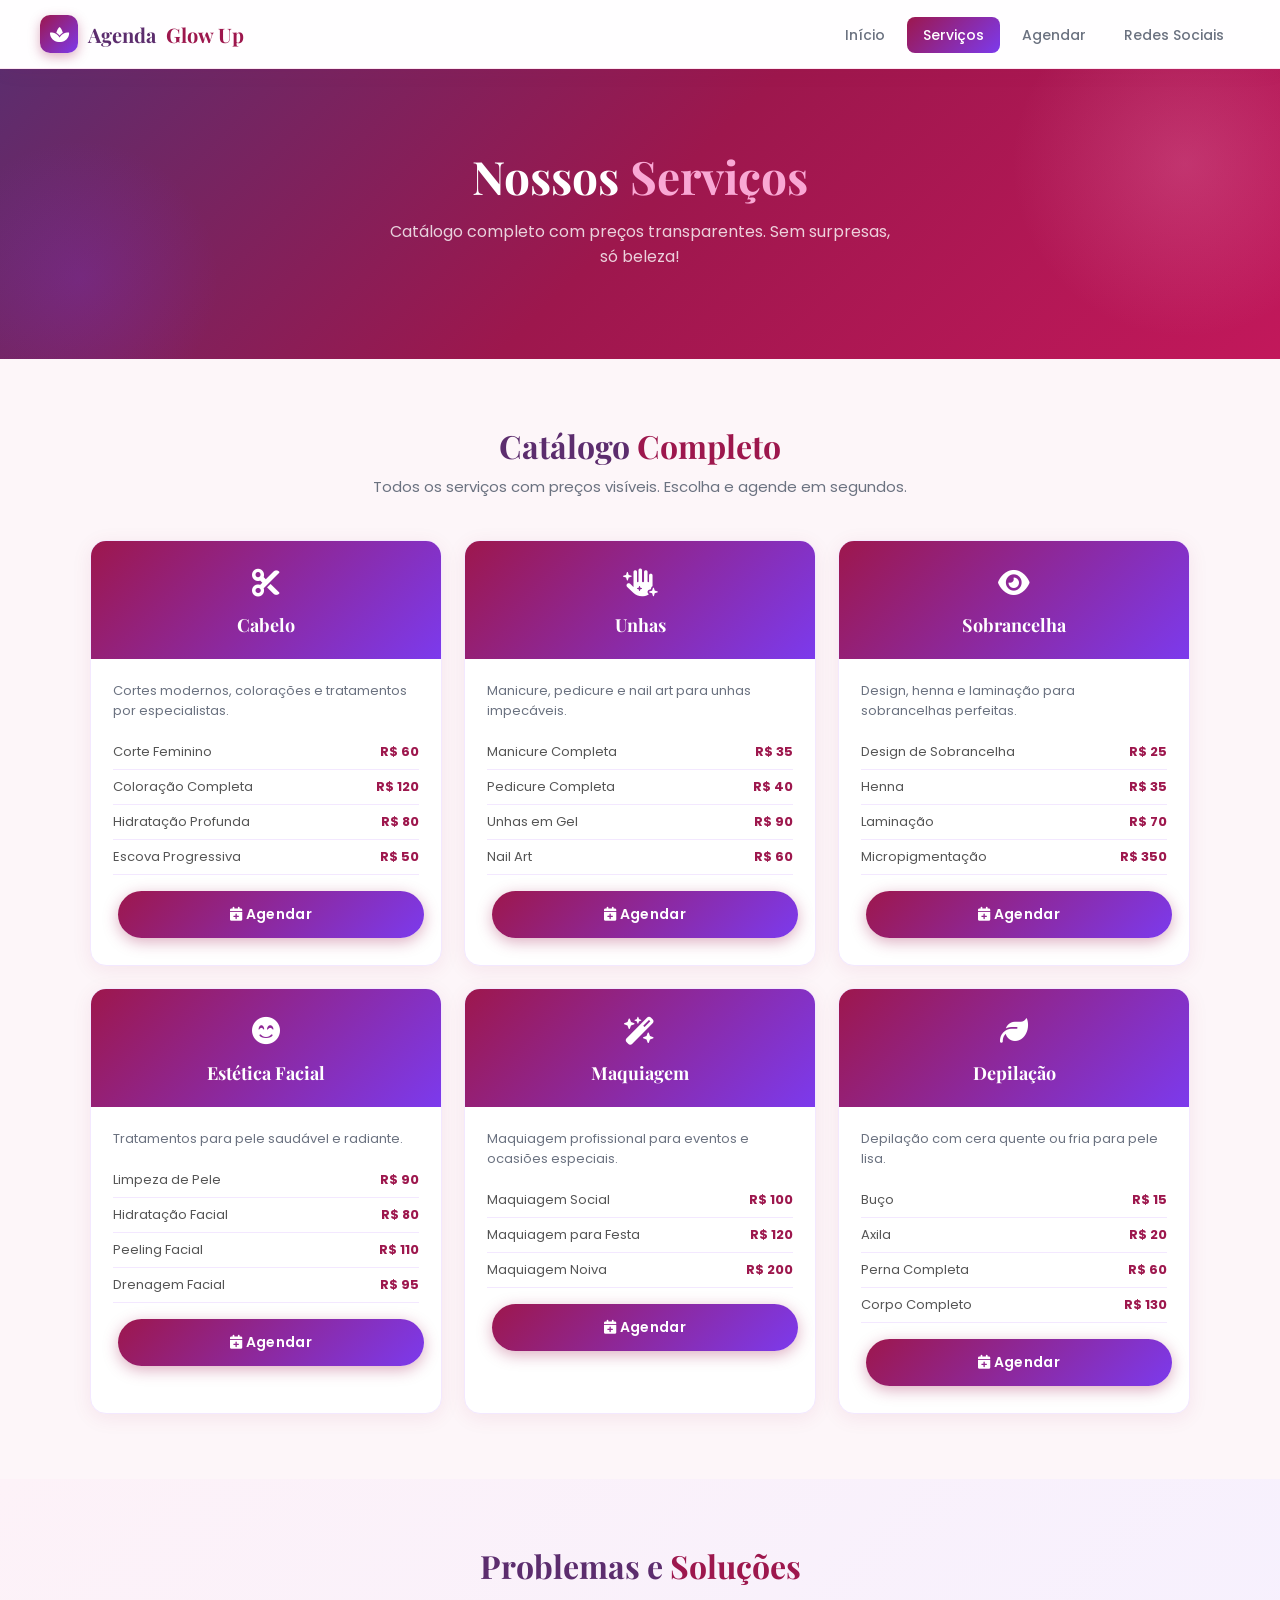
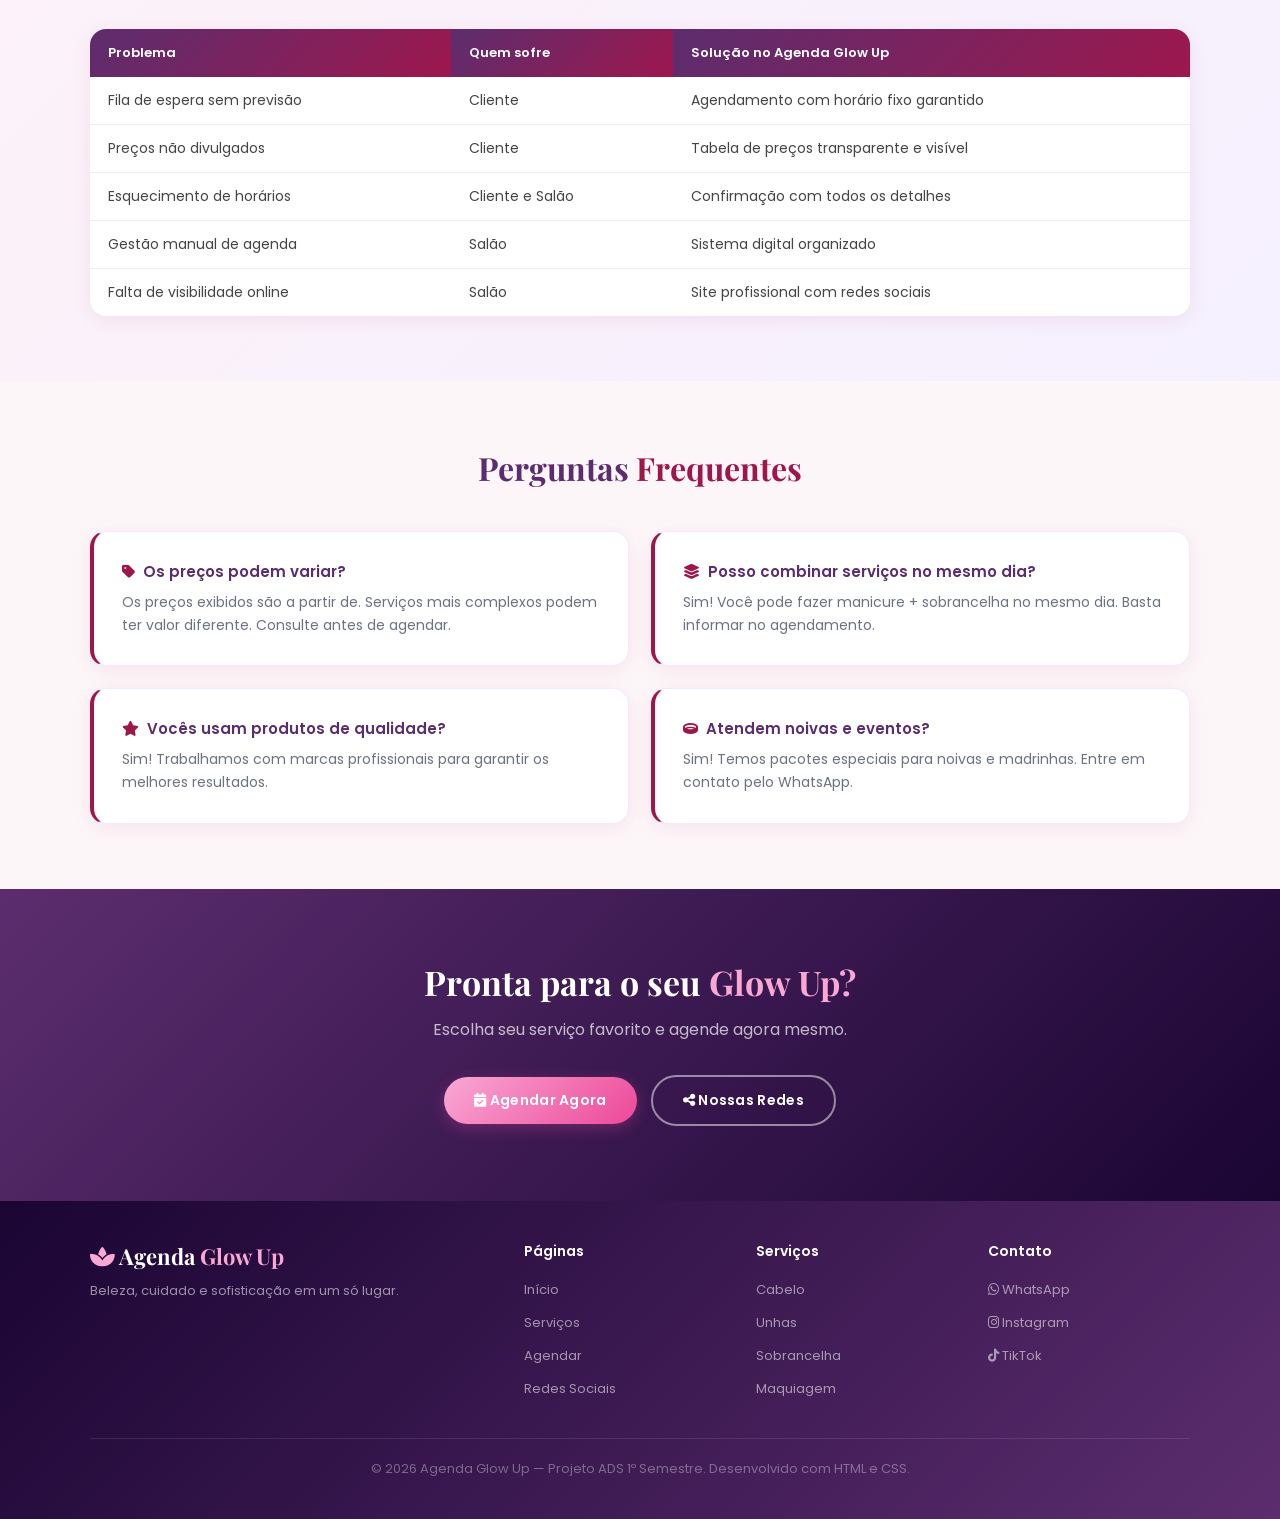
<file: servicos.html>
<!DOCTYPE html>
<html lang="pt-BR">
<head>
    <meta charset="UTF-8">
    <meta name="viewport" content="width=device-width, initial-scale=1.0">
    <title>Serviços — Agenda Glow Up</title>
    <link rel="stylesheet" href="css/style.css">
    <link rel="stylesheet" href="https://cdnjs.cloudflare.com/ajax/libs/font-awesome/6.5.0/css/all.min.css">
</head>
<body>

    <!-- CABEÇALHO -->
    <header>
        <a href="index.html" class="logo">
            <div class="logo-icone"><i class="fa-solid fa-spa"></i></div>
            Agenda <span>Glow Up</span>
        </a>
        <nav>
            <ul>
                <li><a href="index.html">Início</a></li>
                <li><a href="servicos.html" class="ativo">Serviços</a></li>
                <li><a href="agendamento.html">Agendar</a></li>
                <li><a href="redes.html">Redes Sociais</a></li>
            </ul>
        </nav>
    </header>

    <!-- HERO -->
    <div class="hero">
        <h1>Nossos <span>Serviços</span></h1>
        <p>Catálogo completo com preços transparentes. Sem surpresas, só beleza!</p>
    </div>

    <!-- CATÁLOGO -->
    <section>
        <div class="container">
            <div class="titulo-secao">
                <h2>Catálogo <span>Completo</span></h2>
                <p>Todos os serviços com preços visíveis. Escolha e agende em segundos.</p>
            </div>
            <div class="grid-3">

                <div class="servico-card">
                    <div class="servico-topo">
                        <div class="servico-icone"><i class="fa-solid fa-scissors"></i></div>
                        <h3>Cabelo</h3>
                    </div>
                    <div class="servico-corpo">
                        <p>Cortes modernos, colorações e tratamentos por especialistas.</p>
                        <ul class="servico-lista">
                            <li><span>Corte Feminino</span><span class="servico-preco">R$ 60</span></li>
                            <li><span>Coloração Completa</span><span class="servico-preco">R$ 120</span></li>
                            <li><span>Hidratação Profunda</span><span class="servico-preco">R$ 80</span></li>
                            <li><span>Escova Progressiva</span><span class="servico-preco">R$ 50</span></li>
                        </ul>
                        <a href="agendamento.html" class="btn btn-primario" style="width:100%; text-align:center; display:block;"><i class="fa-solid fa-calendar-plus"></i> Agendar</a>
                    </div>
                </div>

                <div class="servico-card">
                    <div class="servico-topo">
                        <div class="servico-icone"><i class="fa-solid fa-hand-sparkles"></i></div>
                        <h3>Unhas</h3>
                    </div>
                    <div class="servico-corpo">
                        <p>Manicure, pedicure e nail art para unhas impecáveis.</p>
                        <ul class="servico-lista">
                            <li><span>Manicure Completa</span><span class="servico-preco">R$ 35</span></li>
                            <li><span>Pedicure Completa</span><span class="servico-preco">R$ 40</span></li>
                            <li><span>Unhas em Gel</span><span class="servico-preco">R$ 90</span></li>
                            <li><span>Nail Art</span><span class="servico-preco">R$ 60</span></li>
                        </ul>
                        <a href="agendamento.html" class="btn btn-primario" style="width:100%; text-align:center; display:block;"><i class="fa-solid fa-calendar-plus"></i> Agendar</a>
                    </div>
                </div>

                <div class="servico-card">
                    <div class="servico-topo">
                        <div class="servico-icone"><i class="fa-solid fa-eye"></i></div>
                        <h3>Sobrancelha</h3>
                    </div>
                    <div class="servico-corpo">
                        <p>Design, henna e laminação para sobrancelhas perfeitas.</p>
                        <ul class="servico-lista">
                            <li><span>Design de Sobrancelha</span><span class="servico-preco">R$ 25</span></li>
                            <li><span>Henna</span><span class="servico-preco">R$ 35</span></li>
                            <li><span>Laminação</span><span class="servico-preco">R$ 70</span></li>
                            <li><span>Micropigmentação</span><span class="servico-preco">R$ 350</span></li>
                        </ul>
                        <a href="agendamento.html" class="btn btn-primario" style="width:100%; text-align:center; display:block;"><i class="fa-solid fa-calendar-plus"></i> Agendar</a>
                    </div>
                </div>

                <div class="servico-card">
                    <div class="servico-topo">
                        <div class="servico-icone"><i class="fa-solid fa-face-smile-beam"></i></div>
                        <h3>Estética Facial</h3>
                    </div>
                    <div class="servico-corpo">
                        <p>Tratamentos para pele saudável e radiante.</p>
                        <ul class="servico-lista">
                            <li><span>Limpeza de Pele</span><span class="servico-preco">R$ 90</span></li>
                            <li><span>Hidratação Facial</span><span class="servico-preco">R$ 80</span></li>
                            <li><span>Peeling Facial</span><span class="servico-preco">R$ 110</span></li>
                            <li><span>Drenagem Facial</span><span class="servico-preco">R$ 95</span></li>
                        </ul>
                        <a href="agendamento.html" class="btn btn-primario" style="width:100%; text-align:center; display:block;"><i class="fa-solid fa-calendar-plus"></i> Agendar</a>
                    </div>
                </div>

                <div class="servico-card">
                    <div class="servico-topo">
                        <div class="servico-icone"><i class="fa-solid fa-wand-magic-sparkles"></i></div>
                        <h3>Maquiagem</h3>
                    </div>
                    <div class="servico-corpo">
                        <p>Maquiagem profissional para eventos e ocasiões especiais.</p>
                        <ul class="servico-lista">
                            <li><span>Maquiagem Social</span><span class="servico-preco">R$ 100</span></li>
                            <li><span>Maquiagem para Festa</span><span class="servico-preco">R$ 120</span></li>
                            <li><span>Maquiagem Noiva</span><span class="servico-preco">R$ 200</span></li>
                        </ul>
                        <a href="agendamento.html" class="btn btn-primario" style="width:100%; text-align:center; display:block;"><i class="fa-solid fa-calendar-plus"></i> Agendar</a>
                    </div>
                </div>

                <div class="servico-card">
                    <div class="servico-topo">
                        <div class="servico-icone"><i class="fa-solid fa-leaf"></i></div>
                        <h3>Depilação</h3>
                    </div>
                    <div class="servico-corpo">
                        <p>Depilação com cera quente ou fria para pele lisa.</p>
                        <ul class="servico-lista">
                            <li><span>Buço</span><span class="servico-preco">R$ 15</span></li>
                            <li><span>Axila</span><span class="servico-preco">R$ 20</span></li>
                            <li><span>Perna Completa</span><span class="servico-preco">R$ 60</span></li>
                            <li><span>Corpo Completo</span><span class="servico-preco">R$ 130</span></li>
                        </ul>
                        <a href="agendamento.html" class="btn btn-primario" style="width:100%; text-align:center; display:block;"><i class="fa-solid fa-calendar-plus"></i> Agendar</a>
                    </div>
                </div>

            </div>
        </div>
    </section>

    <!-- TABELA DE PROBLEMAS -->
    <section class="secao-rosa">
        <div class="container">
            <div class="titulo-secao">
                <h2>Problemas e <span>Soluções</span></h2>
            </div>
            <table class="tabela-comparativa">
                <thead>
                    <tr>
                        <th>Problema</th>
                        <th>Quem sofre</th>
                        <th>Solução no Agenda Glow Up</th>
                    </tr>
                </thead>
                <tbody>
                    <tr><td>Fila de espera sem previsão</td><td>Cliente</td><td>Agendamento com horário fixo garantido</td></tr>
                    <tr><td>Preços não divulgados</td><td>Cliente</td><td>Tabela de preços transparente e visível</td></tr>
                    <tr><td>Esquecimento de horários</td><td>Cliente e Salão</td><td>Confirmação com todos os detalhes</td></tr>
                    <tr><td>Gestão manual de agenda</td><td>Salão</td><td>Sistema digital organizado</td></tr>
                    <tr><td>Falta de visibilidade online</td><td>Salão</td><td>Site profissional com redes sociais</td></tr>
                </tbody>
            </table>
        </div>
    </section>

    <!-- FAQ -->
    <section>
        <div class="container">
            <div class="titulo-secao">
                <h2>Perguntas <span>Frequentes</span></h2>
            </div>
            <div class="grid-2">
                <div class="card faq-card">
                    <h3><i class="fa-solid fa-tag" style="color:var(--cor-primaria); margin-right:8px;"></i>Os preços podem variar?</h3>
                    <p>Os preços exibidos são a partir de. Serviços mais complexos podem ter valor diferente. Consulte antes de agendar.</p>
                </div>
                <div class="card faq-card">
                    <h3><i class="fa-solid fa-layer-group" style="color:var(--cor-primaria); margin-right:8px;"></i>Posso combinar serviços no mesmo dia?</h3>
                    <p>Sim! Você pode fazer manicure + sobrancelha no mesmo dia. Basta informar no agendamento.</p>
                </div>
                <div class="card faq-card">
                    <h3><i class="fa-solid fa-star" style="color:var(--cor-primaria); margin-right:8px;"></i>Vocês usam produtos de qualidade?</h3>
                    <p>Sim! Trabalhamos com marcas profissionais para garantir os melhores resultados.</p>
                </div>
                <div class="card faq-card">
                    <h3><i class="fa-solid fa-ring" style="color:var(--cor-primaria); margin-right:8px;"></i>Atendem noivas e eventos?</h3>
                    <p>Sim! Temos pacotes especiais para noivas e madrinhas. Entre em contato pelo WhatsApp.</p>
                </div>
            </div>
        </div>
    </section>

    <!-- CTA FINAL -->
    <div class="cta-final">
        <h2>Pronta para o seu <span>Glow Up?</span></h2>
        <p>Escolha seu serviço favorito e agende agora mesmo.</p>
        <a href="agendamento.html" class="btn btn-rosa"><i class="fa-solid fa-calendar-check"></i> Agendar Agora</a>
        <a href="redes.html" class="btn btn-secundario"><i class="fa-solid fa-share-nodes"></i> Nossas Redes</a>
    </div>

    <!-- RODAPÉ -->
    <footer>
        <div class="footer-grid">
            <div>
                <div class="footer-logo"><i class="fa-solid fa-spa" style="color:var(--cor-rosa);"></i> Agenda <span>Glow Up</span></div>
                <p class="footer-desc">Beleza, cuidado e sofisticação em um só lugar.</p>
            </div>
            <div class="footer-col">
                <h4>Páginas</h4>
                <ul>
                    <li><a href="index.html">Início</a></li>
                    <li><a href="servicos.html">Serviços</a></li>
                    <li><a href="agendamento.html">Agendar</a></li>
                    <li><a href="redes.html">Redes Sociais</a></li>
                </ul>
            </div>
            <div class="footer-col">
                <h4>Serviços</h4>
                <ul>
                    <li><a href="servicos.html">Cabelo</a></li>
                    <li><a href="servicos.html">Unhas</a></li>
                    <li><a href="servicos.html">Sobrancelha</a></li>
                    <li><a href="servicos.html">Maquiagem</a></li>
                </ul>
            </div>
            <div class="footer-col">
                <h4>Contato</h4>
                <ul>
                    <li><a href="redes.html"><i class="fa-brands fa-whatsapp"></i> WhatsApp</a></li>
                    <li><a href="redes.html"><i class="fa-brands fa-instagram"></i> Instagram</a></li>
                    <li><a href="redes.html"><i class="fa-brands fa-tiktok"></i> TikTok</a></li>
                </ul>
            </div>
        </div>
        <p class="footer-copy">© 2026 Agenda Glow Up — Projeto ADS 1º Semestre. Desenvolvido com HTML e CSS.</p>
    </footer>

</body>
</html>
</file>
<file: css/style.css>
/* ========================================
   AGENDA GLOW UP — VERSÃO MELHORADA
   CSS com Google Fonts, FontAwesome,
   glassmorphism, animações e responsividade
   Referência: developer.mozilla.org
   ======================================== */

@import url('https://fonts.googleapis.com/css2?family=Poppins:wght@300;400;500;600;700&family=Playfair+Display:wght@400;700&display=swap');

:root {
    --cor-primaria: #9d174d;
    --cor-secundaria: #5c2d6e;
    --cor-rosa: #f9a8d4;
    --cor-fundo: #fdf6f9;
    --cor-card: #ffffff;
    --cor-texto: #3b0764;
    --cor-texto-suave: #6b7280;
    --cor-borda: #f3e8ff;
    --sombra: 0 4px 20px rgba(157,23,77,0.08);
    --sombra-hover: 0 8px 30px rgba(157,23,77,0.18);
    --raio: 16px;
}

* {
    margin: 0;
    padding: 0;
    box-sizing: border-box;
}

html {
    scroll-behavior: smooth;
}

body {
    font-family: 'Poppins', Arial, sans-serif;
    background-color: var(--cor-fundo);
    color: var(--cor-texto);
}

/* ===== CABEÇALHO COM GLASSMORPHISM ===== */
header {
    background: rgba(255,255,255,0.88);
    backdrop-filter: blur(14px);
    -webkit-backdrop-filter: blur(14px);
    border-bottom: 1px solid rgba(249,168,212,0.3);
    padding: 15px 40px;
    display: flex;
    justify-content: space-between;
    align-items: center;
    position: sticky;
    top: 0;
    z-index: 100;
    box-shadow: 0 2px 20px rgba(157,23,77,0.06);
}

.logo {
    display: flex;
    align-items: center;
    gap: 10px;
    text-decoration: none;
    font-family: 'Playfair Display', serif;
    font-size: 20px;
    font-weight: 700;
    color: var(--cor-secundaria);
}

.logo-icone {
    width: 38px;
    height: 38px;
    background: linear-gradient(135deg, var(--cor-primaria), #7c3aed);
    border-radius: 10px;
    display: flex;
    align-items: center;
    justify-content: center;
    color: #fff;
    font-size: 17px;
    box-shadow: 0 4px 12px rgba(157,23,77,0.35);
}

.logo span {
    color: var(--cor-primaria);
}

nav ul {
    list-style: none;
    display: flex;
    gap: 6px;
}

nav ul li a {
    color: var(--cor-texto-suave);
    text-decoration: none;
    font-size: 14px;
    font-weight: 500;
    padding: 8px 16px;
    border-radius: 8px;
    transition: all 0.2s;
}

nav ul li a:hover,
nav ul li a.ativo {
    background: linear-gradient(135deg, var(--cor-primaria), #7c3aed);
    color: #fff;
}

/* ===== HERO ===== */
.hero {
    background: linear-gradient(135deg, #5c2d6e 0%, #9d174d 50%, #c2185b 100%);
    color: #fff;
    padding: 80px 20px 60px;
    text-align: center;
    position: relative;
    overflow: hidden;
}

.hero::before {
    content: '';
    position: absolute;
    top: -80px;
    right: -80px;
    width: 350px;
    height: 350px;
    background: radial-gradient(circle, rgba(249,168,212,0.2), transparent 70%);
    border-radius: 50%;
}

.hero::after {
    content: '';
    position: absolute;
    bottom: -60px;
    left: -60px;
    width: 280px;
    height: 280px;
    background: radial-gradient(circle, rgba(124,58,237,0.2), transparent 70%);
    border-radius: 50%;
}

.hero h1 {
    font-family: 'Playfair Display', serif;
    font-size: 46px;
    font-weight: 700;
    margin-bottom: 15px;
    line-height: 1.2;
    position: relative;
    z-index: 1;
}

.hero h1 span {
    color: var(--cor-rosa);
}

.hero p {
    font-size: 16px;
    color: rgba(255,255,255,0.8);
    margin-bottom: 30px;
    max-width: 520px;
    margin-left: auto;
    margin-right: auto;
    position: relative;
    z-index: 1;
}

.hero-botoes {
    position: relative;
    z-index: 1;
}

/* ===== BOTÕES ===== */
.btn {
    display: inline-block;
    padding: 13px 30px;
    border-radius: 50px;
    text-decoration: none;
    font-size: 14px;
    font-weight: 600;
    margin: 5px;
    transition: all 0.25s;
    letter-spacing: 0.3px;
}

.btn-primario {
    background: linear-gradient(135deg, var(--cor-primaria), #7c3aed);
    color: #fff;
    box-shadow: 0 4px 15px rgba(157,23,77,0.35);
}

.btn-primario:hover {
    transform: translateY(-2px);
    box-shadow: 0 6px 20px rgba(157,23,77,0.5);
}

.btn-secundario {
    background: transparent;
    color: #fff;
    border: 2px solid rgba(255,255,255,0.5);
}

.btn-secundario:hover {
    background: rgba(255,255,255,0.12);
    border-color: #fff;
}

.btn-rosa {
    background: linear-gradient(135deg, #f9a8d4, #ec4899);
    color: #fff;
    box-shadow: 0 4px 15px rgba(236,72,153,0.3);
}

.btn-rosa:hover {
    transform: translateY(-2px);
    box-shadow: 0 6px 20px rgba(236,72,153,0.5);
}

/* ===== SEÇÕES ===== */
section {
    padding: 65px 20px;
}

.container {
    max-width: 1100px;
    margin: 0 auto;
}

.titulo-secao {
    text-align: center;
    margin-bottom: 42px;
}

.titulo-secao h2 {
    font-family: 'Playfair Display', serif;
    font-size: 32px;
    font-weight: 700;
    color: var(--cor-secundaria);
    margin-bottom: 8px;
}

.titulo-secao h2 span {
    color: var(--cor-primaria);
}

.titulo-secao p {
    color: var(--cor-texto-suave);
    font-size: 15px;
}

.secao-rosa {
    background: linear-gradient(135deg, #fdf2f8, #f5f0ff);
    padding: 65px 20px;
}

/* ===== GRIDS ===== */
.grid-3 {
    display: grid;
    grid-template-columns: repeat(3, 1fr);
    gap: 22px;
}

.grid-2 {
    display: grid;
    grid-template-columns: repeat(2, 1fr);
    gap: 22px;
}

/* ===== CARDS ===== */
.card {
    background: var(--cor-card);
    border-radius: var(--raio);
    padding: 28px;
    border: 1px solid var(--cor-borda);
    box-shadow: var(--sombra);
    transition: all 0.3s;
}

.card:hover {
    transform: translateY(-4px);
    box-shadow: var(--sombra-hover);
    border-color: var(--cor-rosa);
}

.card-icone {
    width: 52px;
    height: 52px;
    background: linear-gradient(135deg, var(--cor-primaria), #7c3aed);
    border-radius: 14px;
    display: flex;
    align-items: center;
    justify-content: center;
    font-size: 22px;
    margin-bottom: 16px;
    box-shadow: 0 4px 12px rgba(157,23,77,0.25);
    color: #fff;
}

.card h3 {
    font-size: 16px;
    font-weight: 600;
    color: var(--cor-secundaria);
    margin-bottom: 8px;
}

.card p {
    font-size: 14px;
    color: var(--cor-texto-suave);
    line-height: 1.65;
}

/* ===== ESTATÍSTICAS ===== */
.stats-grid {
    display: grid;
    grid-template-columns: repeat(4, 1fr);
    gap: 20px;
}

.stat-card {
    background: var(--cor-card);
    border-radius: var(--raio);
    padding: 25px;
    text-align: center;
    border: 1px solid var(--cor-borda);
    box-shadow: var(--sombra);
}

.stat-numero {
    font-family: 'Playfair Display', serif;
    font-size: 38px;
    font-weight: 700;
    color: var(--cor-primaria);
}

.stat-label {
    font-size: 13px;
    color: var(--cor-texto-suave);
    margin-top: 4px;
}

/* ===== CARDS DE SERVIÇO ===== */
.servico-card {
    background: var(--cor-card);
    border-radius: var(--raio);
    overflow: hidden;
    border: 1px solid var(--cor-borda);
    box-shadow: var(--sombra);
    transition: all 0.3s;
}

.servico-card:hover {
    transform: translateY(-5px);
    box-shadow: var(--sombra-hover);
}

.servico-topo {
    background: linear-gradient(135deg, var(--cor-primaria), #7c3aed);
    padding: 22px;
    text-align: center;
    color: #fff;
}

.servico-icone {
    font-size: 28px;
    margin-bottom: 8px;
}

.servico-topo h3 {
    font-family: 'Playfair Display', serif;
    font-size: 18px;
    font-weight: 700;
}

.servico-corpo {
    padding: 22px;
}

.servico-corpo p {
    font-size: 13px;
    color: var(--cor-texto-suave);
    margin-bottom: 14px;
}

.servico-lista {
    list-style: none;
    margin-bottom: 16px;
}

.servico-lista li {
    display: flex;
    justify-content: space-between;
    padding: 7px 0;
    font-size: 13px;
    color: #555;
    border-bottom: 1px solid var(--cor-borda);
}

.servico-preco {
    font-weight: 700;
    color: var(--cor-primaria);
}

/* ===== PASSOS ===== */
.passo-card {
    background: var(--cor-card);
    border-radius: var(--raio);
    padding: 28px;
    border: 1px solid var(--cor-borda);
    box-shadow: var(--sombra);
    text-align: center;
    position: relative;
    overflow: hidden;
}

.passo-numero {
    font-family: 'Playfair Display', serif;
    font-size: 80px;
    font-weight: 700;
    color: var(--cor-borda);
    position: absolute;
    top: -10px;
    right: 10px;
    line-height: 1;
}

.passo-icone {
    width: 56px;
    height: 56px;
    background: linear-gradient(135deg, var(--cor-primaria), #7c3aed);
    border-radius: 50%;
    display: flex;
    align-items: center;
    justify-content: center;
    font-size: 22px;
    margin: 0 auto 15px;
    color: #fff;
    box-shadow: 0 4px 14px rgba(157,23,77,0.3);
    position: relative;
    z-index: 1;
}

.passo-card h3 {
    font-size: 16px;
    font-weight: 600;
    color: var(--cor-secundaria);
    margin-bottom: 8px;
    position: relative;
    z-index: 1;
}

.passo-card p {
    font-size: 13px;
    color: var(--cor-texto-suave);
    position: relative;
    z-index: 1;
}

/* ===== TABELA ===== */
.tabela-comparativa {
    width: 100%;
    border-collapse: collapse;
    background: var(--cor-card);
    border-radius: var(--raio);
    overflow: hidden;
    box-shadow: var(--sombra);
}

.tabela-comparativa th {
    background: linear-gradient(135deg, var(--cor-secundaria), var(--cor-primaria));
    color: #fff;
    padding: 14px 18px;
    text-align: left;
    font-size: 13px;
    font-weight: 600;
}

.tabela-comparativa td {
    padding: 13px 18px;
    font-size: 14px;
    color: #444;
    border-bottom: 1px solid var(--cor-borda);
}

.tabela-comparativa tr:last-child td {
    border-bottom: none;
}

.tabela-comparativa tr:hover td {
    background-color: #fdf2f8;
}

/* ===== FORMULÁRIO ===== */
.form-grupo {
    margin-bottom: 18px;
}

.form-grupo label {
    display: block;
    font-size: 13px;
    font-weight: 600;
    color: var(--cor-secundaria);
    margin-bottom: 6px;
}

.form-grupo input,
.form-grupo select,
.form-grupo textarea {
    width: 100%;
    padding: 12px 16px;
    border: 1.5px solid var(--cor-borda);
    border-radius: 10px;
    font-size: 14px;
    font-family: 'Poppins', sans-serif;
    color: #333;
    background-color: #fff;
    transition: border-color 0.2s;
}

.form-grupo input:focus,
.form-grupo select:focus,
.form-grupo textarea:focus {
    outline: none;
    border-color: var(--cor-primaria);
    box-shadow: 0 0 0 3px rgba(157,23,77,0.08);
}

/* ===== REDES SOCIAIS ===== */
.rede-card {
    border-radius: var(--raio);
    padding: 32px;
    text-align: center;
    color: #fff;
    text-decoration: none;
    display: block;
    transition: all 0.3s;
    box-shadow: var(--sombra);
}

.rede-card:hover {
    transform: translateY(-6px);
    box-shadow: 0 12px 35px rgba(0,0,0,0.2);
}

.rede-icone {
    font-size: 42px;
    margin-bottom: 14px;
}

.rede-card h3 {
    font-size: 18px;
    font-weight: 700;
    margin-bottom: 6px;
}

.rede-card p {
    font-size: 13px;
    opacity: 0.85;
}

/* ===== FAQ ===== */
.faq-card {
    border-left: 4px solid var(--cor-primaria);
}

.faq-card h3 {
    font-size: 15px;
    font-weight: 600;
    color: var(--cor-secundaria);
    margin-bottom: 8px;
}

/* ===== CTA FINAL ===== */
.cta-final {
    background: linear-gradient(135deg, var(--cor-secundaria), #1a0533);
    color: #fff;
    text-align: center;
    padding: 70px 20px;
}

.cta-final h2 {
    font-family: 'Playfair Display', serif;
    font-size: 34px;
    font-weight: 700;
    margin-bottom: 12px;
}

.cta-final h2 span {
    color: var(--cor-rosa);
}

.cta-final p {
    color: rgba(255,255,255,0.7);
    margin-bottom: 28px;
    font-size: 16px;
}

/* ===== RODAPÉ ===== */
footer {
    background: linear-gradient(135deg, #1a0533, #5c2d6e);
    color: rgba(255,255,255,0.7);
    padding: 40px 20px;
}

.footer-grid {
    display: grid;
    grid-template-columns: 2fr 1fr 1fr 1fr;
    gap: 30px;
    max-width: 1100px;
    margin: 0 auto 30px;
}

.footer-logo {
    font-family: 'Playfair Display', serif;
    font-size: 22px;
    font-weight: 700;
    color: #fff;
    margin-bottom: 10px;
}

.footer-logo span {
    color: var(--cor-rosa);
}

.footer-desc {
    font-size: 13px;
    color: rgba(255,255,255,0.55);
    line-height: 1.6;
}

.footer-col h4 {
    color: #fff;
    font-size: 14px;
    font-weight: 600;
    margin-bottom: 14px;
}

.footer-col ul {
    list-style: none;
}

.footer-col ul li {
    margin-bottom: 8px;
}

.footer-col ul li a {
    color: rgba(255,255,255,0.55);
    text-decoration: none;
    font-size: 13px;
    transition: color 0.2s;
}

.footer-col ul li a:hover {
    color: var(--cor-rosa);
}

.footer-copy {
    text-align: center;
    font-size: 13px;
    color: rgba(255,255,255,0.35);
    border-top: 1px solid rgba(255,255,255,0.1);
    padding-top: 20px;
    max-width: 1100px;
    margin: 0 auto;
}

/* ===== RESPONSIVIDADE ===== */
@media (max-width: 900px) {
    .grid-3, .stats-grid {
        grid-template-columns: repeat(2, 1fr);
    }

    .footer-grid {
        grid-template-columns: 1fr 1fr;
    }
}

@media (max-width: 600px) {
    header {
        flex-direction: column;
        gap: 12px;
        padding: 15px 20px;
    }

    nav ul {
        flex-wrap: wrap;
        justify-content: center;
        gap: 6px;
    }

    .hero h1 {
        font-size: 28px;
    }

    .grid-3, .grid-2, .stats-grid {
        grid-template-columns: 1fr;
    }

    .footer-grid {
        grid-template-columns: 1fr;
    }

    .tabela-comparativa {
        font-size: 12px;
        overflow-x: auto;
        display: block;
    }

    .tabela-comparativa th,
    .tabela-comparativa td {
        padding: 10px 12px;
    }

    .titulo-secao h2 {
        font-size: 24px;
    }
}
</file>
